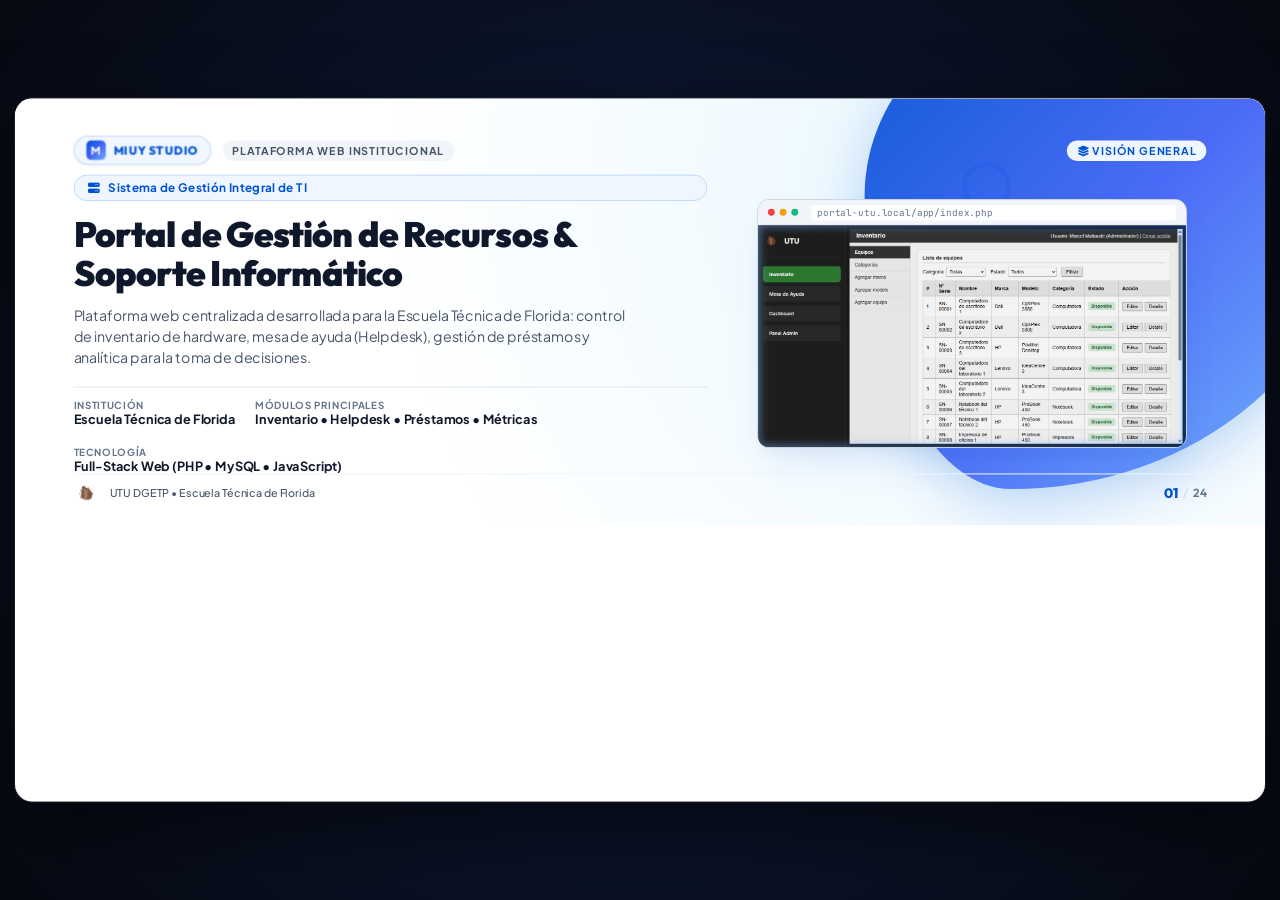
<file: index.html>
<!DOCTYPE html>
<html lang="es">
<head>
  <meta charset="UTF-8">
  <meta name="viewport" content="width=device-width, initial-scale=1.0">
  <title>Portal de Gestión de Recursos & Soporte de TI - MIUY Studio</title>
  
  <!-- FontAwesome 6 & Estilos -->
  <link rel="stylesheet" href="https://cdnjs.cloudflare.com/ajax/libs/font-awesome/6.5.1/css/all.min.css">
  <link rel="stylesheet" href="styles.css">
</head>
<body class="master-deck-page">

  <!-- =========================================================================
       MAIN PRESENTATION CONTAINER (16:9 1280x720 Scaled Viewport)
       ========================================================================= -->
  <div id="presentation-container">
    
    <!-- IFRAME FRAME CONTAINER -->
    <div id="slide-frame-container">
      <iframe 
        id="slide-frame" 
        src="persona1.html" 
        title="Presentación de Diapositivas"
        allow="fullscreen"
        loading="eager">
      </iframe>
    </div>

  </div> <!-- /#presentation-container -->

  <!-- =========================================================================
       ALL 24 SLIDES OVERVIEW GRID MODAL
       ========================================================================= -->
  <div id="overview-modal">
    <div class="overview-header">
      <div>
        <h2 style="font-family:var(--font-display); font-size:22px; font-weight:800;">Índice de Diapositivas (24)</h2>
        <p style="font-size:12px; color:#94a3b8;">Haz clic en cualquier diapositiva para navegar a ella directamente.</p>
      </div>
      <button id="close-overview-btn" style="background:none; border:none; color:#fff; font-size:22px; cursor:pointer;" title="Cerrar (Esc)">
        <i class="fa-solid fa-xmark"></i>
      </button>
    </div>
    <div class="overview-grid" id="overview-grid">
      <!-- Generado dinámicamente por script.js -->
    </div>
  </div>

  <!-- =========================================================================
       ARCHIVOS POR PERSONA (Para que cada uno edite su parte)
       ========================================================================= -->
  <div id="files-modal" class="hud-files-menu-modal">
    <div class="hud-files-card">
      <div style="display:flex; justify-content:space-between; align-items:center; border-bottom:1px solid rgba(255,255,255,0.1); padding-bottom:14px;">
        <div>
          <h2 style="font-family:var(--font-display); font-size:20px; font-weight:800; color:#ffffff;">
            <i class="fa-solid fa-folder-tree" style="color:var(--cyan-accent); margin-right:8px;"></i>
            Archivos de Presentación por Integrante
          </h2>
          <p style="font-size:12px; color:#94a3b8; margin-top:2px;">
            Cada integrante puede abrir y editar su archivo HTML de forma totalmente independiente.
          </p>
        </div>
        <button id="close-files-btn" style="background:none; border:none; color:#fff; font-size:22px; cursor:pointer;" title="Cerrar (Esc)">
          <i class="fa-solid fa-xmark"></i>
        </button>
      </div>

      <div class="hud-files-grid">
        <a href="persona1.html" target="_blank" class="hud-file-item">
          <div>
            <div class="hud-file-name"><i class="fa-solid fa-file-code" style="color:#38bdf8;"></i> persona1.html</div>
            <div class="hud-file-meta">Persona 1 • Slides 01 - 06 (Visión General & Web)</div>
          </div>
          <span class="hud-file-action"><i class="fa-solid fa-arrow-up-right-from-square"></i> Abrir</span>
        </a>

        <a href="marcel.html" target="_blank" class="hud-file-item">
          <div>
            <div class="hud-file-name"><i class="fa-solid fa-file-code" style="color:#60a5fa;"></i> marcel.html</div>
            <div class="hud-file-meta">Marcel • Slides 07 - 09 (Seguridad & Roles)</div>
          </div>
          <span class="hud-file-action"><i class="fa-solid fa-arrow-up-right-from-square"></i> Abrir</span>
        </a>

        <a href="persona3.html" target="_blank" class="hud-file-item">
          <div>
            <div class="hud-file-name"><i class="fa-solid fa-file-code" style="color:#a78bfa;"></i> persona3.html</div>
            <div class="hud-file-meta">Persona 3 • Slides 10 - 13 (Inventario & Hardware)</div>
          </div>
          <span class="hud-file-action"><i class="fa-solid fa-arrow-up-right-from-square"></i> Abrir</span>
        </a>

        <a href="alan.html" target="_blank" class="hud-file-item">
          <div>
            <div class="hud-file-name"><i class="fa-solid fa-file-code" style="color:#34d399;"></i> alan.html</div>
            <div class="hud-file-meta">Alan • Slides 14 - 16 (Mesa de Ayuda & Tickets)</div>
          </div>
          <span class="hud-file-action"><i class="fa-solid fa-arrow-up-right-from-square"></i> Abrir</span>
        </a>

        <a href="emiliano.html" target="_blank" class="hud-file-item">
          <div>
            <div class="hud-file-name"><i class="fa-solid fa-file-code" style="color:#fbbf24;"></i> emiliano.html</div>
            <div class="hud-file-meta">Emiliano • Slides 17 - 19 (Asignaciones & Métricas)</div>
          </div>
          <span class="hud-file-action"><i class="fa-solid fa-arrow-up-right-from-square"></i> Abrir</span>
        </a>

        <a href="samuel.html" target="_blank" class="hud-file-item">
          <div>
            <div class="hud-file-name"><i class="fa-solid fa-file-code" style="color:#f87171;"></i> samuel.html</div>
            <div class="hud-file-meta">Samuel • Slides 20 - 24 (MER, Stack & Cierre)</div>
          </div>
          <span class="hud-file-action"><i class="fa-solid fa-arrow-up-right-from-square"></i> Abrir</span>
        </a>
      </div>

      <div style="margin-top:16px; background:rgba(255,255,255,0.04); border-radius:10px; padding:10px 14px; font-size:11.5px; color:#94a3b8; display:flex; justify-content:space-between; align-items:center;">
        <span><i class="fa-solid fa-circle-check" style="color:#10b981; margin-right:6px;"></i> Los cambios que guardes en tu archivo individual se actualizan automáticamente en el visor principal.</span>
      </div>
    </div>
  </div>

  <script src="script.js"></script>
</body>
</html>
</file>
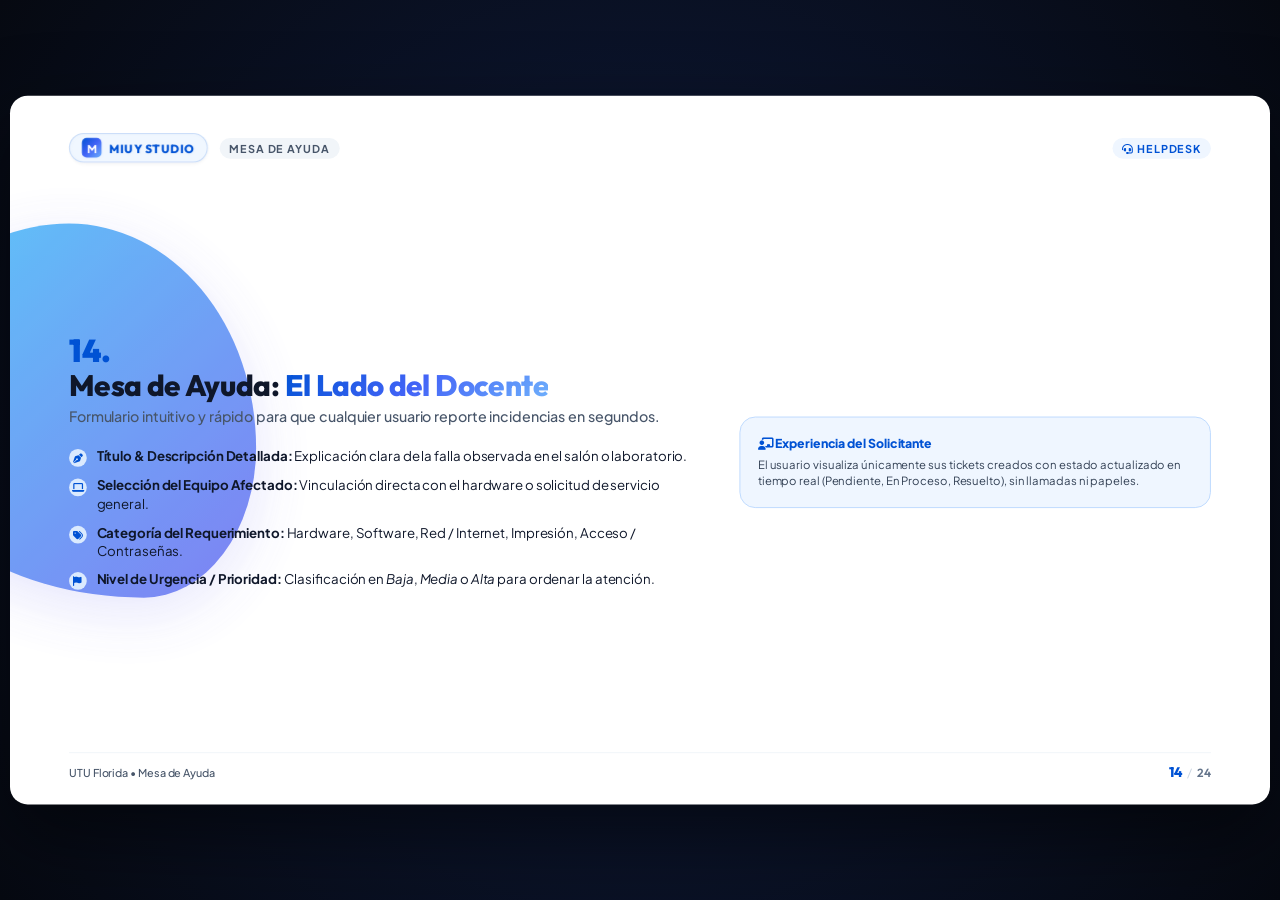
<file: alan.html>
<!DOCTYPE html>
<html lang="es">
<head>
  <meta charset="UTF-8">
  <meta name="viewport" content="width=device-width, initial-scale=1.0">
  <title>Alan - Mesa de Ayuda | MIUY Studio • Portal UTU</title>
  
  <!-- FontAwesome 6 & Estilos -->
  <link rel="stylesheet" href="https://cdnjs.cloudflare.com/ajax/libs/font-awesome/6.5.1/css/all.min.css">
  <link rel="stylesheet" href="styles.css">
</head>
<body class="speaker-page">

<div id="presentation-container">
  
  <!-- MAIN SLIDE VIEWPORT (16:9 1280x720) -->
  <div id="slide-viewport">

    <!-- SLIDE 14: MESA DE AYUDA: LADO DEL USUARIO -->
    <section class="slide active" data-slide="14">
      <div class="slide-bg-decor">
        <div class="blob-left-accent"></div>
      </div>

      <div class="slide-header">
        <div class="header-left">
          <div class="project-brand-pill"><div class="brand-icon">M</div><span class="brand-text">MIUY STUDIO</span></div>
          <span class="section-tag">Mesa de Ayuda</span>
        </div>
        <div class="section-tag" style="background:#eff6ff; color:var(--primary); font-weight:700;">
          <i class="fa-solid fa-headset"></i> Helpdesk
        </div>
      </div>

      <div class="slide-body">
        <div class="col-left">
          <div class="slide-title-area">
            <div class="slide-number-label">14.</div>
            <h2 class="slide-title">Mesa de Ayuda: <span class="highlight">El Lado del Docente</span></h2>
            <p class="slide-subtitle">Formulario intuitivo y rápido para que cualquier usuario reporte incidencias en segundos.</p>
          </div>

          <ul class="custom-list">
            <li>
              <span class="list-icon"><i class="fa-solid fa-pen-nib"></i></span>
              <div><strong>Título & Descripción Detallada:</strong> Explicación clara de la falla observada en el salón o laboratorio.</div>
            </li>
            <li>
              <span class="list-icon"><i class="fa-solid fa-laptop"></i></span>
              <div><strong>Selección del Equipo Afectado:</strong> Vinculación directa con el hardware o solicitud de servicio general.</div>
            </li>
            <li>
              <span class="list-icon"><i class="fa-solid fa-tags"></i></span>
              <div><strong>Categoría del Requerimiento:</strong> Hardware, Software, Red / Internet, Impresión, Acceso / Contraseñas.</div>
            </li>
            <li>
              <span class="list-icon"><i class="fa-solid fa-flag"></i></span>
              <div><strong>Nivel de Urgencia / Prioridad:</strong> Clasificación en <em>Baja</em>, <em>Media</em> o <em>Alta</em> para ordenar la atención.</div>
            </li>
          </ul>
        </div>

        <div class="col-right">
          <div style="background:#eff6ff; border:1px solid #bfdbfe; border-radius:16px; padding:18px; width:100%;">
            <div style="font-size:12.5px; font-weight:800; color:var(--primary); margin-bottom:6px;"><i class="fa-solid fa-chalkboard-user"></i> Experiencia del Solicitante</div>
            <p style="font-size:11.5px; color:#334155; line-height:1.45;">
              El usuario visualiza únicamente sus tickets creados con estado actualizado en tiempo real (Pendiente, En Proceso, Resuelto), sin llamadas ni papeles.
            </p>
          </div>
        </div>
      </div>

      <div class="slide-footer">
        <div class="footer-school-info"><span class="footer-school-text">UTU Florida • Mesa de Ayuda</span></div>
        <div class="footer-pagination"><span class="page-cur">14</span><span class="page-sep">/</span><span class="page-total">24</span></div>
      </div>
    </section>

    <!-- SLIDE 15: BANDEJA TÉCNICA -->
    <section class="slide" data-slide="15">
      <div class="slide-bg-decor">
        <div class="blob-bottom-right"></div>
      </div>

      <div class="slide-header">
        <div class="header-left">
          <div class="project-brand-pill"><div class="brand-icon">M</div><span class="brand-text">MIUY STUDIO</span></div>
          <span class="section-tag">Gestión de Soporte</span>
        </div>
        <div class="section-tag" style="background:#eff6ff; color:var(--primary); font-weight:700;">
          <i class="fa-solid fa-screwdriver-wrench"></i> Bandeja Técnica
        </div>
      </div>

      <div class="slide-body">
        <div class="col-left">
          <div class="slide-title-area">
            <div class="slide-number-label">15.</div>
            <h2 class="slide-title">Bandeja Técnica & <span class="highlight">Gestión de Incidencias</span></h2>
            <p class="slide-subtitle">Herramientas especializadas para el trabajo diario de los técnicos de soporte informático.</p>
          </div>

          <div class="cards-grid-2">
            <div class="feature-card">
              <div class="feature-icon-box"><i class="fa-solid fa-user-check"></i></div>
              <div class="feature-title">Mis Tickets</div>
              <div class="feature-desc">Incidencias asignadas directamente al técnico autenticado para su diagnóstico.</div>
            </div>
            <div class="feature-card">
              <div class="feature-icon-box"><i class="fa-solid fa-list-check"></i></div>
              <div class="feature-title">Todos los Tickets</div>
              <div class="feature-desc">Visión global de requerimientos para auto-asignación coordinada del equipo técnico.</div>
            </div>
            <div class="feature-card">
              <div class="feature-icon-box"><i class="fa-solid fa-wrench"></i></div>
              <div class="feature-title">Equipos con Atención</div>
              <div class="feature-desc">Seguimiento de hardware que actualmente se encuentra en taller o mantenimiento.</div>
            </div>
            <div class="feature-card">
              <div class="feature-icon-box"><i class="fa-solid fa-filter"></i></div>
              <div class="feature-title">Filtros por Estado</div>
              <div class="feature-desc">Clasificación inmediata por Estado (Pendiente, En Proceso, Resuelto) y Prioridad.</div>
            </div>
          </div>
        </div>

        <div class="col-right">
          <div class="device-frame-laptop">
            <div class="laptop-browser-bar">
              <div class="browser-dot red"></div><div class="browser-dot yellow"></div><div class="browser-dot green"></div>
              <div class="browser-url-pill">modulos/mesa_ayuda/mesa_ayuda.php</div>
            </div>
            <div class="mockup-img-container">
              <img src="assets/app_mesa_ayuda.png" alt="Bandeja Técnica de Mesa de Ayuda" class="real-screenshot-img">
            </div>
          </div>
        </div>
      </div>

      <div class="slide-footer">
        <div class="footer-school-info"><span class="footer-school-text">UTU Florida • Mesa de Ayuda</span></div>
        <div class="footer-pagination"><span class="page-cur">15</span><span class="page-sep">/</span><span class="page-total">24</span></div>
      </div>
    </section>

    <!-- SLIDE 16: FLUJO DE RESOLUCIÓN EN VIVO -->
    <section class="slide" data-slide="16">
      <div class="slide-bg-decor">
        <div class="blob-corner-right"></div>
      </div>

      <div class="slide-header">
        <div class="header-left">
          <div class="project-brand-pill"><div class="brand-icon">M</div><span class="brand-text">MIUY STUDIO</span></div>
          <span class="section-tag">Demostración en Vivo</span>
        </div>
        <div class="section-tag" style="background:#eff6ff; color:var(--primary); font-weight:700;">
          <i class="fa-solid fa-arrows-split-up-and-left"></i> Ciclo del Ticket
        </div>
      </div>

      <div class="slide-body" style="flex-direction:column; align-items:flex-start;">
        <div class="slide-title-area" style="display:flex; justify-content:space-between; align-items:flex-end; width:100%;">
          <div>
            <div class="slide-number-label">16.</div>
            <h2 class="slide-title">Flujo de Resolución: <span class="highlight">Ciclo del Ticket</span></h2>
            <p class="slide-subtitle">Transición formal del incidente: Pendiente → En Proceso → Resuelto con registro de solución.</p>
          </div>
          <button class="hud-btn" onclick="nextWorkflowStep()" style="background:var(--primary); color:#fff; font-size:11.5px; font-weight:700; padding:5px 12px; border-radius:6px;">
            <i class="fa-solid fa-play"></i> Avanzar Etapa del Ticket
          </button>
        </div>

        <div class="workflow-step-container">
          <div class="workflow-step-item active-step">
            <div class="step-num-bubble">1</div>
            <div style="font-weight:800; font-size:12.5px; color:#b91c1c; font-family:var(--font-display);">PENDIENTE</div>
            <div style="font-size:10.5px; color:#64748b; margin-top:2px;">Apertura por solicitante; técnico nullable.</div>
          </div>
          <div class="workflow-step-item">
            <div class="step-num-bubble">2</div>
            <div style="font-weight:800; font-size:12.5px; color:#0284c7; font-family:var(--font-display);">EN PROCESO</div>
            <div style="font-size:10.5px; color:#64748b; margin-top:2px;">Técnico asignado y diagnóstico en curso.</div>
          </div>
          <div class="workflow-step-item">
            <div class="step-num-bubble">3</div>
            <div style="font-weight:800; font-size:12.5px; color:#166534; font-family:var(--font-display);">RESUELTO</div>
            <div style="font-size:10.5px; color:#64748b; margin-top:2px;">Solución técnica aplicada y cierre.</div>
          </div>
        </div>

        <div id="ticket-sim-preview" style="width:100%; margin-top:12px;">
          <div style="background:#fef2f2; border:1px solid #fecaca; border-radius:10px; padding:12px;">
            <div style="display:flex; justify-content:space-between; margin-bottom:4px;">
              <span style="font-weight:800; color:#b91c1c; font-size:11.5px;"><i class="fa-solid fa-circle-dot"></i> TICKET #104 - PENDIENTE</span>
              <span style="font-size:10.5px; color:#64748b;">Solicitante: Juan Pérez (C.I. 4.892.110)</span>
            </div>
            <p style="font-size:12.5px; font-weight:600; color:#1e293b;">"Impresora de Dirección no responde en red"</p>
            <p style="font-size:11px; color:#64748b; margin-top:3px;">Asignado a: <em>Sin técnico asignado</em> | Equipo: IMP-KYOCERA-09</p>
          </div>
        </div>
      </div>

      <div class="slide-footer">
        <div class="footer-school-info"><span class="footer-school-text">UTU Florida • Ciclo del Ticket</span></div>
        <div class="footer-pagination"><span class="page-cur">16</span><span class="page-sep">/</span><span class="page-total">24</span></div>
      </div>
    </section>

  </div>
</div>

<script src="deck-common.js"></script>
</body>
</html>
</file>
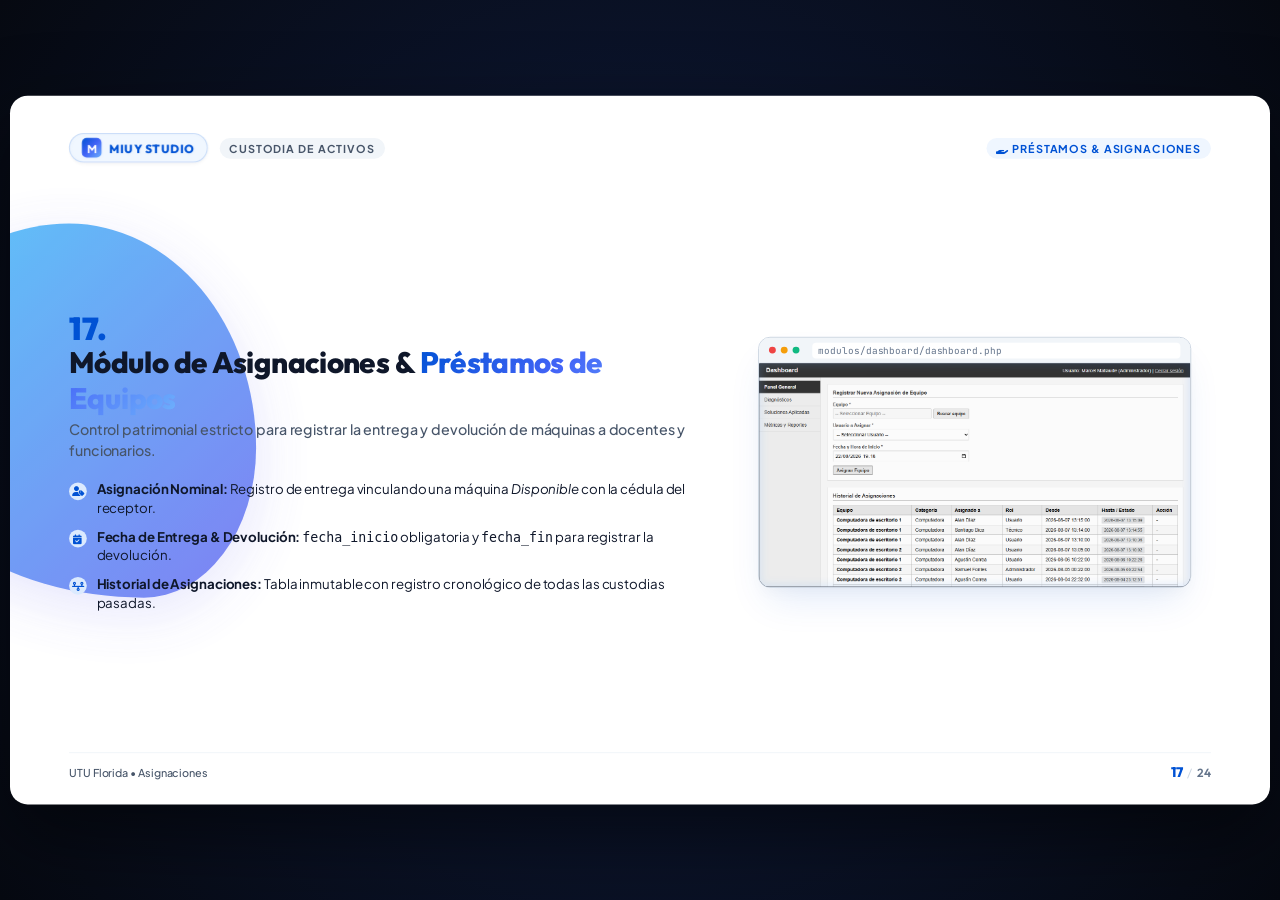
<file: emiliano.html>
<!DOCTYPE html>
<html lang="es">
<head>
  <meta charset="UTF-8">
  <meta name="viewport" content="width=device-width, initial-scale=1.0">
  <title>Emiliano - Asignaciones & Métricas | MIUY Studio • Portal UTU</title>
  
  <!-- FontAwesome 6 & Estilos -->
  <link rel="stylesheet" href="https://cdnjs.cloudflare.com/ajax/libs/font-awesome/6.5.1/css/all.min.css">
  <link rel="stylesheet" href="styles.css">
</head>
<body class="speaker-page">

<div id="presentation-container">
  
  <!-- MAIN SLIDE VIEWPORT (16:9 1280x720) -->
  <div id="slide-viewport">

    <!-- SLIDE 17: ASIGNACIONES Y PRÉSTAMOS -->
    <section class="slide active" data-slide="17">
      <div class="slide-bg-decor">
        <div class="blob-left-accent"></div>
      </div>

      <div class="slide-header">
        <div class="header-left">
          <div class="project-brand-pill"><div class="brand-icon">M</div><span class="brand-text">MIUY STUDIO</span></div>
          <span class="section-tag">Custodia de Activos</span>
        </div>
        <div class="section-tag" style="background:#eff6ff; color:var(--primary); font-weight:700;">
          <i class="fa-solid fa-hand-holding"></i> Préstamos & Asignaciones
        </div>
      </div>

      <div class="slide-body">
        <div class="col-left">
          <div class="slide-title-area">
            <div class="slide-number-label">17.</div>
            <h2 class="slide-title">Módulo de Asignaciones & <span class="highlight">Préstamos de Equipos</span></h2>
            <p class="slide-subtitle">Control patrimonial estricto para registrar la entrega y devolución de máquinas a docentes y funcionarios.</p>
          </div>

          <ul class="custom-list">
            <li>
              <span class="list-icon"><i class="fa-solid fa-user-tag"></i></span>
              <div><strong>Asignación Nominal:</strong> Registro de entrega vinculando una máquina <em>Disponible</em> con la cédula del receptor.</div>
            </li>
            <li>
              <span class="list-icon"><i class="fa-solid fa-calendar-check"></i></span>
              <div><strong>Fecha de Entrega & Devolución:</strong> <code>fecha_inicio</code> obligatoria y <code>fecha_fin</code> para registrar la devolución.</div>
            </li>
            <li>
              <span class="list-icon"><i class="fa-solid fa-timeline"></i></span>
              <div><strong>Historial de Asignaciones:</strong> Tabla inmutable con registro cronológico de todas las custodias pasadas.</div>
            </li>
          </ul>
        </div>

        <div class="col-right">
          <div class="device-frame-laptop">
            <div class="laptop-browser-bar">
              <div class="browser-dot red"></div><div class="browser-dot yellow"></div><div class="browser-dot green"></div>
              <div class="browser-url-pill">modulos/dashboard/dashboard.php</div>
            </div>
            <div class="mockup-img-container">
              <img src="assets/app_dashboard.png" alt="Módulo de Asignaciones y Préstamos" class="real-screenshot-img">
            </div>
          </div>
        </div>
      </div>

      <div class="slide-footer">
        <div class="footer-school-info"><span class="footer-school-text">UTU Florida • Asignaciones</span></div>
        <div class="footer-pagination"><span class="page-cur">17</span><span class="page-sep">/</span><span class="page-total">24</span></div>
      </div>
    </section>

    <!-- SLIDE 18: DASHBOARD DE MÉTRICAS -->
    <section class="slide" data-slide="18">
      <div class="slide-bg-decor">
        <div class="blob-corner-right"></div>
      </div>

      <div class="slide-header">
        <div class="header-left">
          <div class="project-brand-pill"><div class="brand-icon">M</div><span class="brand-text">MIUY STUDIO</span></div>
          <span class="section-tag">Inteligencia de Negocio</span>
        </div>
        <div class="section-tag" style="background:#eff6ff; color:var(--primary); font-weight:700;">
          <i class="fa-solid fa-chart-pie"></i> Dashboard Gerencial
        </div>
      </div>

      <div class="slide-body" style="flex-direction:column; align-items:flex-start;">
        <div class="slide-title-area">
          <div class="slide-number-label">18.</div>
          <h2 class="slide-title">Dashboard de Métricas & <span class="highlight">Analítica Gerencial</span></h2>
          <p class="slide-subtitle">Transformando datos operativos de tickets y activos en estadísticas clave para la dirección de UTU.</p>
        </div>

        <div class="cards-grid-4" style="width:100%;">
          <div class="feature-card" style="text-align:center; border-top:3.5px solid var(--primary);">
            <div style="font-size:24px; font-weight:800; color:var(--primary); font-family:var(--font-display);">Top 5</div>
            <div style="font-size:11.5px; font-weight:700; color:#1e40af; margin-top:2px;">Equipos con Más Fallas</div>
            <p style="font-size:10.5px; color:#64748b; margin-top:2px;">Ranking de incidencias acumuladas</p>
          </div>
          <div class="feature-card" style="text-align:center; border-top:3.5px solid #ef4444;">
            <div style="font-size:24px; font-weight:800; color:#ef4444; font-family:var(--font-display);">35 min</div>
            <div style="font-size:11.5px; font-weight:700; color:#b91c1c; margin-top:2px;">Casos Críticos</div>
            <p style="font-size:10.5px; color:#64748b; margin-top:2px;">Tiempo promedio de respuesta</p>
          </div>
          <div class="feature-card" style="text-align:center; border-top:3.5px solid #10b981;">
            <div style="font-size:24px; font-weight:800; color:#10b981; font-family:var(--font-display);">1h 45m</div>
            <div style="font-size:11.5px; font-weight:700; color:#15803d; margin-top:2px;">Casos Generales</div>
            <p style="font-size:10.5px; color:#64748b; margin-top:2px;">Resolución promedio en SLA</p>
          </div>
          <div class="feature-card" style="text-align:center; border-top:3.5px solid #6366f1;">
            <div style="font-size:24px; font-weight:800; color:#6366f1; font-family:var(--font-display);">100%</div>
            <div style="font-size:11.5px; font-weight:700; color:#4338ca; margin-top:2px;">Trazabilidad de Préstamos</div>
            <p style="font-size:10.5px; color:#64748b; margin-top:2px;">Cero extravíos de hardware</p>
          </div>
        </div>

        <div style="background:#ffffff; border:1px solid #cbd5e1; border-radius:12px; padding:10px 16px; width:100%; margin-top:10px; display:flex; justify-content:space-between; align-items:center;">
          <div style="display:flex; align-items:center; gap:8px;">
            <i class="fa-solid fa-chart-pie" style="font-size:18px; color:var(--primary);"></i>
            <span style="font-size:12px; font-weight:700; color:#1e293b;">Monitoreo en Tiempo Real: Información veraz generada directamente desde la base relacional.</span>
          </div>
          <span style="font-size:10.5px; font-weight:800; color:#15803d; background:#dcfce7; padding:2px 8px; border-radius:var(--radius-full);"><i class="fa-solid fa-check"></i> Activo</span>
        </div>
      </div>

      <div class="slide-footer">
        <div class="footer-school-info"><span class="footer-school-text">UTU Florida • Métricas</span></div>
        <div class="footer-pagination"><span class="page-cur">18</span><span class="page-sep">/</span><span class="page-total">24</span></div>
      </div>
    </section>

    <!-- SLIDE 19: TOMA DE DECISIONES -->
    <section class="slide" data-slide="19">
      <div class="slide-bg-decor">
        <div class="blob-left-accent"></div>
      </div>

      <div class="slide-header">
        <div class="header-left">
          <div class="project-brand-pill"><div class="brand-icon">M</div><span class="brand-text">MIUY STUDIO</span></div>
          <span class="section-tag">Gestión Estratégica</span>
        </div>
        <div class="section-tag" style="background:#eff6ff; color:var(--primary); font-weight:700;">
          <i class="fa-solid fa-lightbulb"></i> Toma de Decisiones
        </div>
      </div>

      <div class="slide-body">
        <div class="col-left">
          <div class="slide-title-area">
            <div class="slide-number-label">19.</div>
            <h2 class="slide-title">Toma de Decisiones: <span class="highlight">¿Qué Hardware Renovar?</span></h2>
            <p class="slide-subtitle">Uso estratégico de la analítica para optimizar presupuestos y priorizar recambios.</p>
          </div>

          <div class="cards-grid-2">
            <div class="feature-card">
              <div class="feature-icon-box"><i class="fa-solid fa-money-bill-transfer"></i></div>
              <div class="feature-title">Presupuestos Fundamentados</div>
              <div class="feature-desc">Solicitud de compras respaldada por estadísticas reales de equipos con fallas reiteradas.</div>
            </div>
            <div class="feature-card">
              <div class="feature-icon-box"><i class="fa-solid fa-shield-halved"></i></div>
              <div class="feature-title">Garantías ante Proveedores</div>
              <div class="feature-desc">Historial cronológico de fallas para exigir reparaciones o recambios a fabricantes.</div>
            </div>
            <div class="feature-card">
              <div class="feature-icon-box"><i class="fa-solid fa-bolt"></i></div>
              <div class="feature-title">Mantenimiento Preventivo</div>
              <div class="feature-desc">Detección de salas que requieren revisión general antes de que ocurran interrupciones de clase.</div>
            </div>
            <div class="feature-card">
              <div class="feature-icon-box"><i class="fa-solid fa-file-contract"></i></div>
              <div class="feature-title">Informes para Inspección</div>
              <div class="feature-desc">Generación de reportes de estado patrimonial listos para inspecciones institucionales.</div>
            </div>
          </div>
        </div>

        <div class="col-right">
          <div style="background:#0f172a; border-radius:14px; padding:16px; color:#fff; width:100%; box-shadow:var(--shadow-md);">
            <div style="font-size:11px; font-weight:800; color:#38bdf8; margin-bottom:6px; font-family:var(--font-mono);"><i class="fa-solid fa-database"></i> Query SQL de Ranking:</div>
            <div style="font-family:var(--font-mono); font-size:10px; color:#cbd5e1; line-height:1.45; background:#1e293b; padding:10px; border-radius:8px; border:1px solid #334155;">
              SELECT e.nombre, e.numero_serie,<br>
              COUNT(t.id_ticket) as total_fallas<br>
              FROM equipos e<br>
              JOIN tickets t ON e.id_equipo = t.id_equipo<br>
              GROUP BY e.id_equipo<br>
              ORDER BY total_fallas DESC LIMIT 5;
            </div>
          </div>
        </div>
      </div>

      <div class="slide-footer">
        <div class="footer-school-info"><span class="footer-school-text">UTU Florida • Decisiones</span></div>
        <div class="footer-pagination"><span class="page-cur">19</span><span class="page-sep">/</span><span class="page-total">24</span></div>
      </div>
    </section>

  </div>
</div>

<script src="deck-common.js"></script>
</body>
</html>
</file>
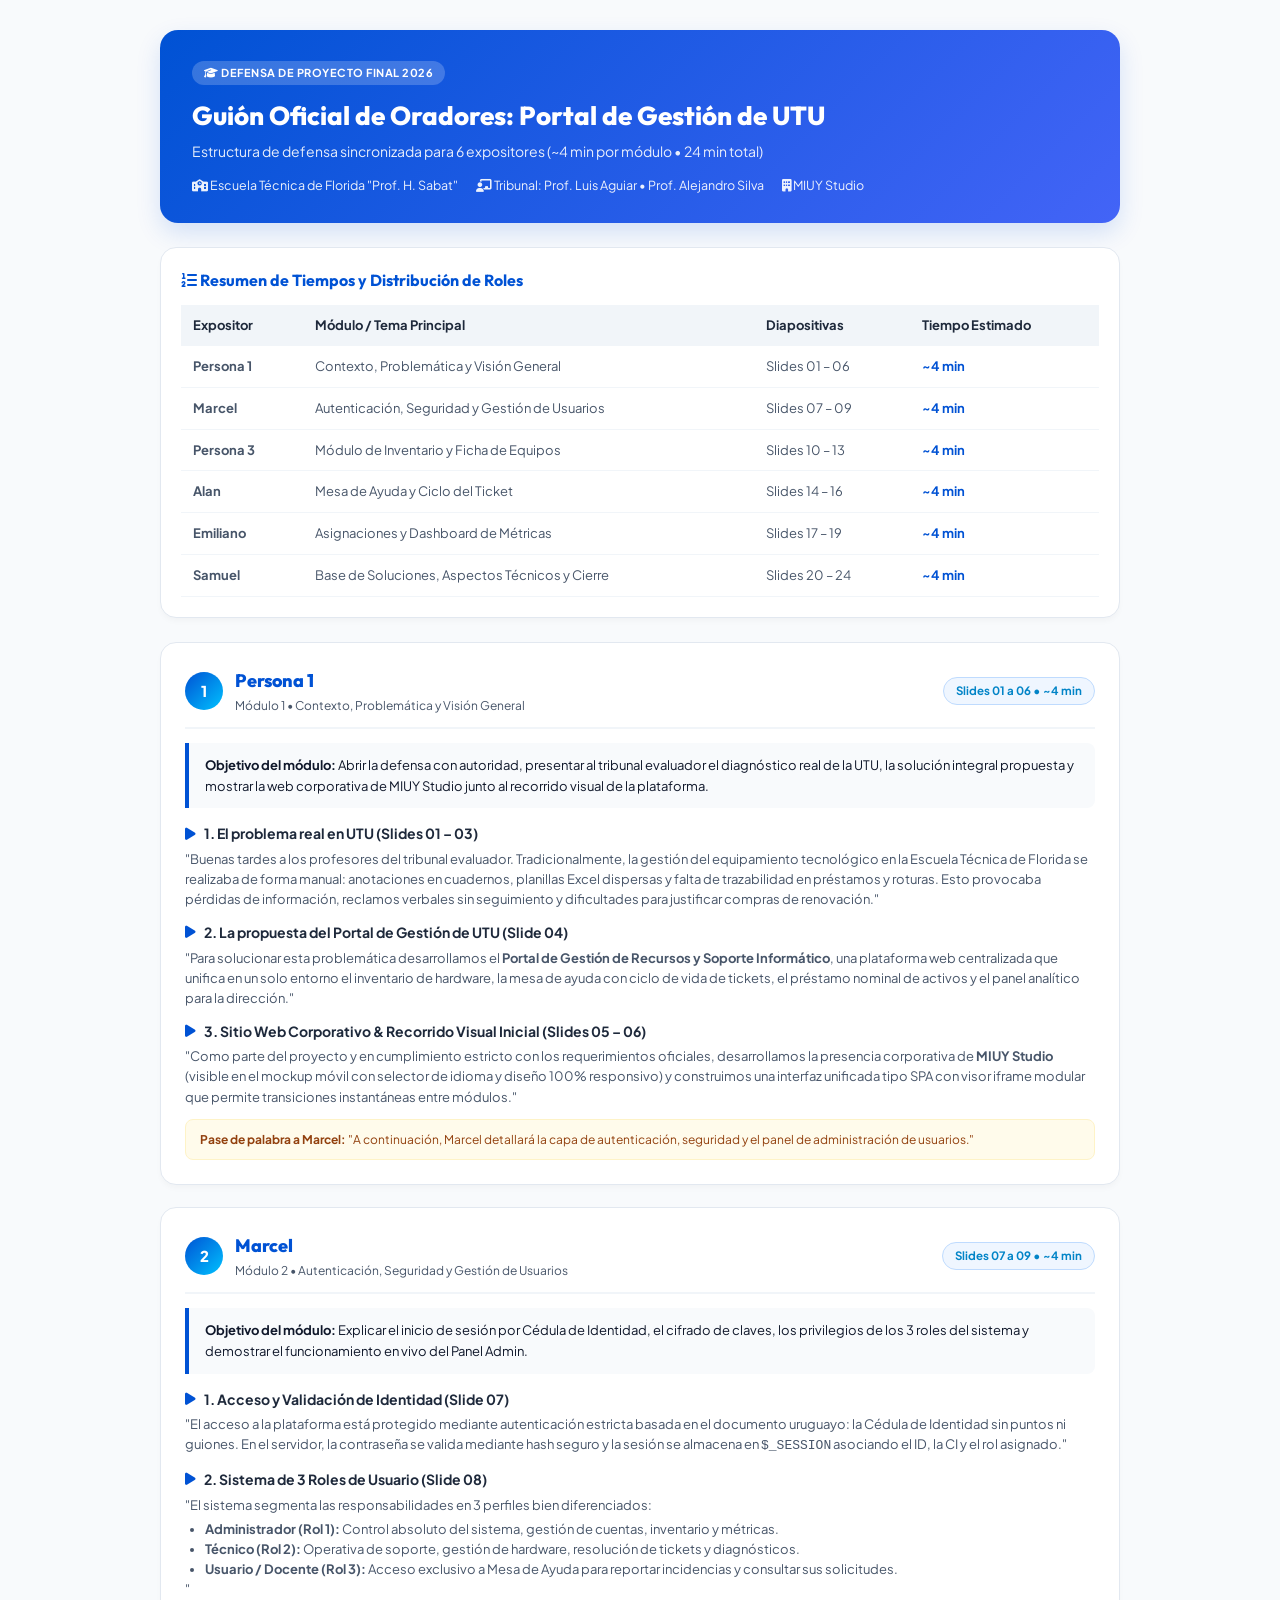
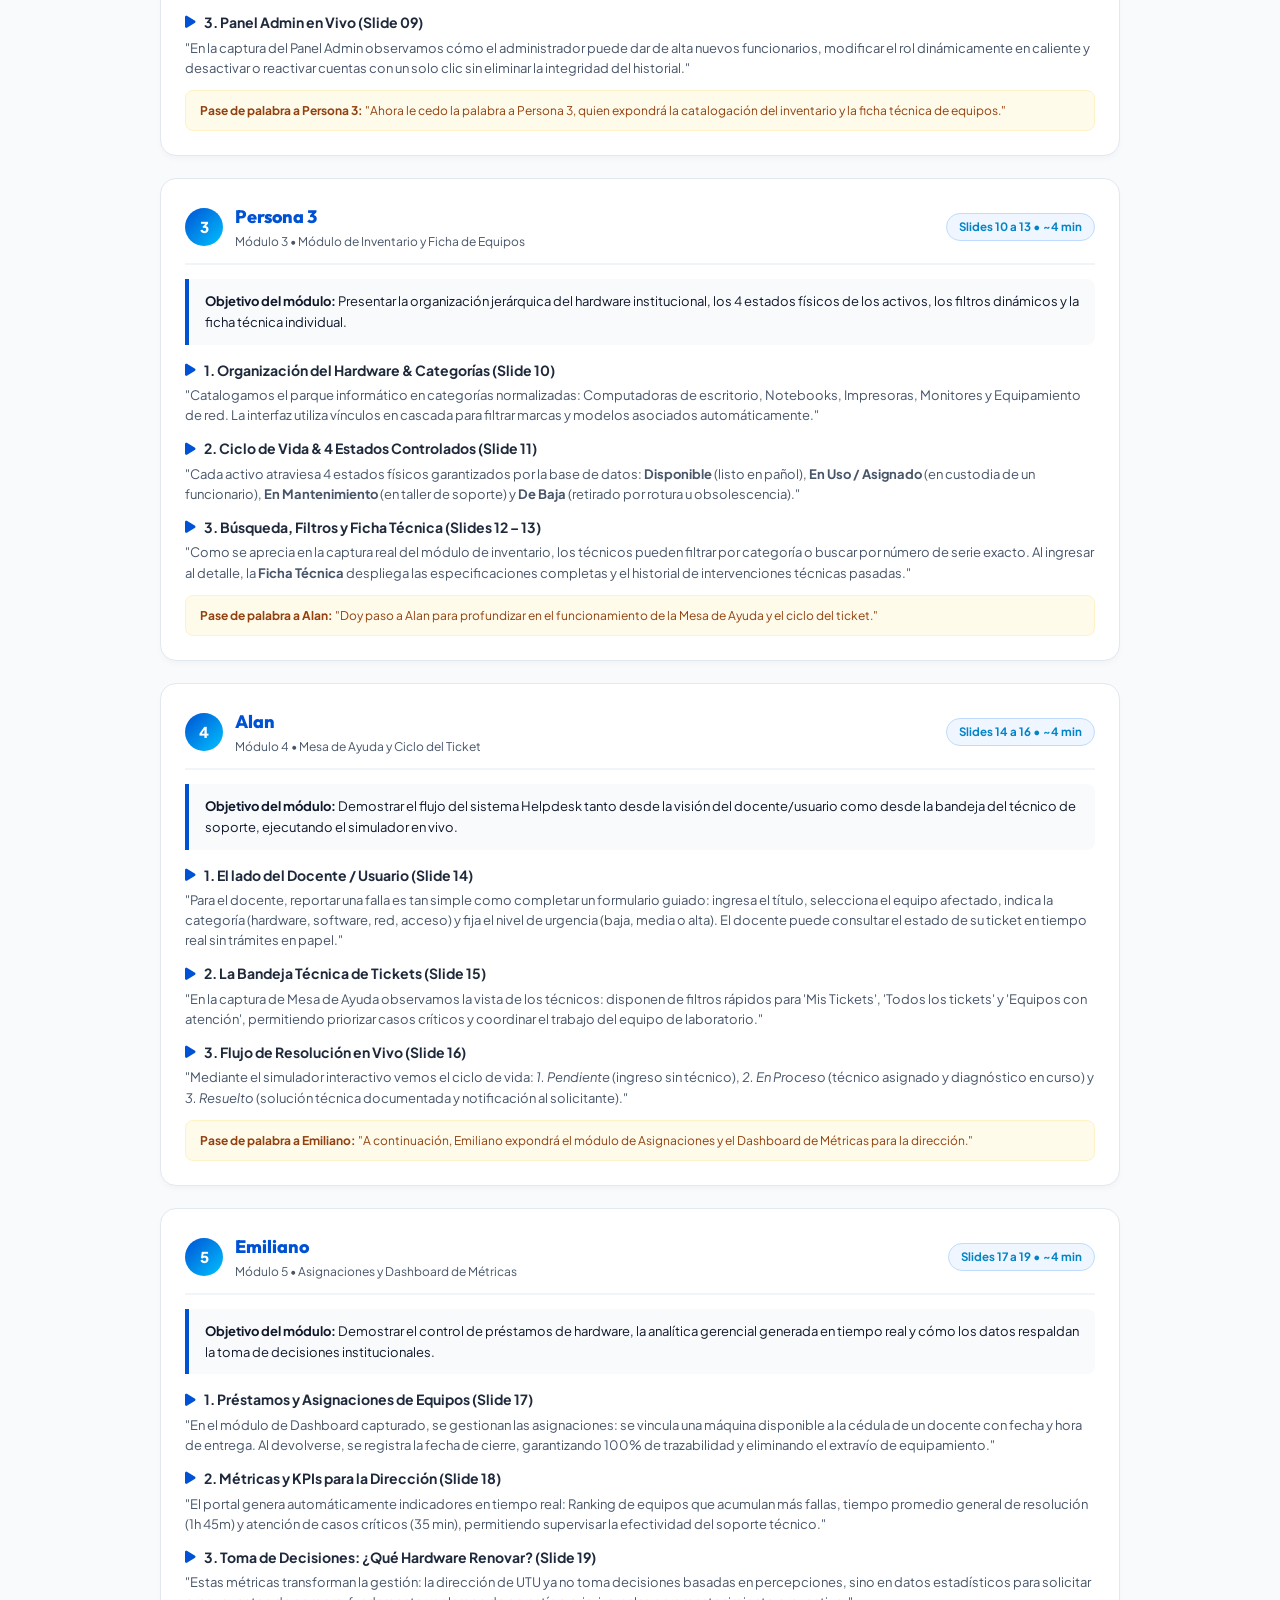
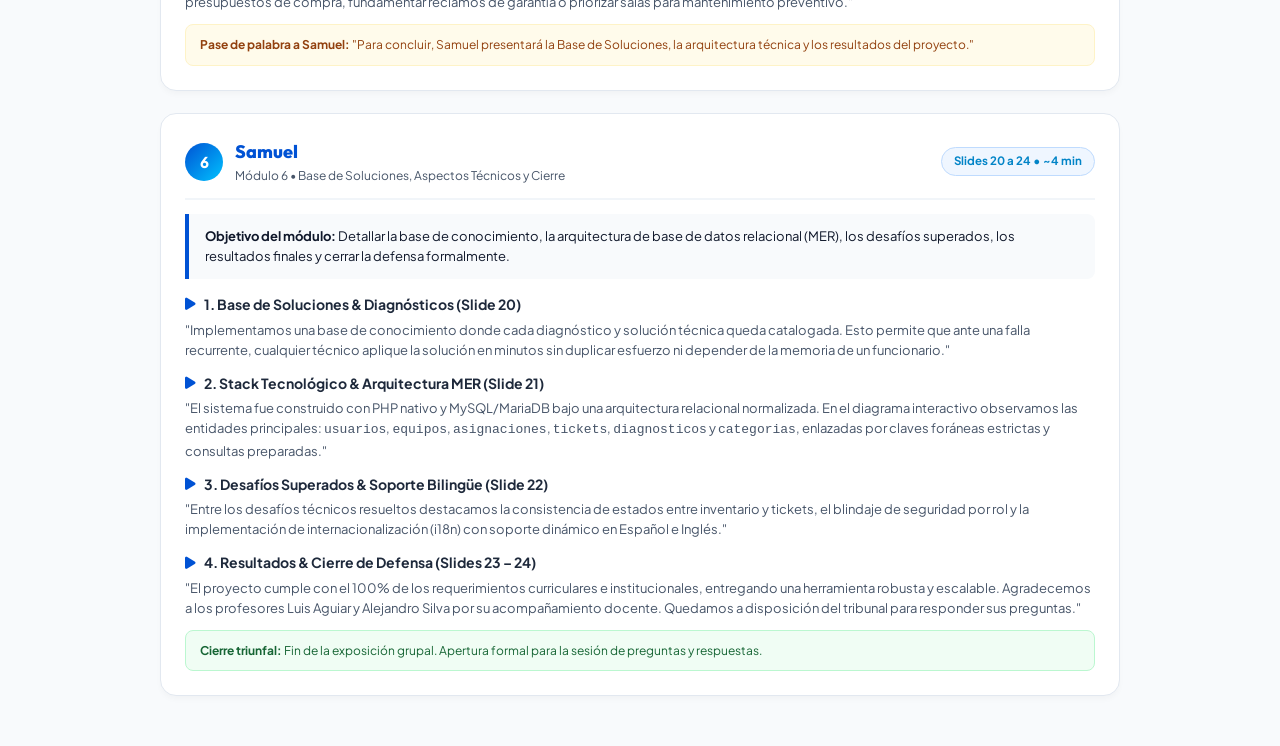
<file: guion_oradores.html>
<!DOCTYPE html>
<html lang="es">
<head>
  <meta charset="UTF-8">
  <meta name="viewport" content="width=device-width, initial-scale=1.0">
  <title>Guión Oficial de Oradores - Portal de Gestión de UTU | MIUY Studio</title>
  <link rel="stylesheet" href="https://cdnjs.cloudflare.com/ajax/libs/font-awesome/6.5.1/css/all.min.css">
  <link href="https://fonts.googleapis.com/css2?family=Plus+Jakarta+Sans:wght@400;500;600;700;800&family=Outfit:wght@600;700;800;900&family=JetBrains+Mono:wght@500;700&display=swap" rel="stylesheet">
  <style>
    :root {
      --primary: #0052D4;
      --cyan: #0284c7;
      --bg: #f8fafc;
      --card-bg: #ffffff;
      --text: #0f172a;
      --text-muted: #475569;
      --border: #e2e8f0;
    }
    * { margin:0; padding:0; box-sizing:border-box; }
    body {
      font-family: 'Plus Jakarta Sans', sans-serif;
      background: var(--bg);
      color: var(--text);
      padding: 30px 20px;
      line-height: 1.6;
    }
    .container {
      max-width: 960px;
      margin: 0 auto;
    }
    .header-box {
      background: linear-gradient(135deg, #0052D4, #4364F7);
      color: #fff;
      padding: 28px 32px;
      border-radius: 18px;
      margin-bottom: 24px;
      box-shadow: 0 10px 25px rgba(0, 82, 212, 0.15);
    }
    .header-badge {
      display: inline-block;
      background: rgba(255, 255, 255, 0.2);
      padding: 3px 12px;
      border-radius: 99px;
      font-size: 11px;
      font-weight: 700;
      margin-bottom: 10px;
      letter-spacing: 0.5px;
    }
    h1 { font-family: 'Outfit', sans-serif; font-size: 26px; font-weight: 800; margin-bottom: 4px; }
    .header-meta {
      display: flex;
      flex-wrap: wrap;
      gap: 18px;
      margin-top: 12px;
      font-size: 12.5px;
      opacity: 0.92;
    }
    .summary-table-box {
      background: #ffffff;
      border: 1px solid var(--border);
      border-radius: 16px;
      padding: 20px;
      margin-bottom: 24px;
      box-shadow: 0 4px 6px -1px rgba(0,0,0,0.03);
    }
    .summary-table {
      width: 100%;
      border-collapse: collapse;
      font-size: 13px;
    }
    .summary-table th {
      background: #f1f5f9;
      color: #1e293b;
      padding: 10px 12px;
      text-align: left;
      font-weight: 700;
    }
    .summary-table td {
      padding: 10px 12px;
      border-bottom: 1px solid #f1f5f9;
      color: #475569;
    }
    .speaker-section {
      background: var(--card-bg);
      border: 1px solid var(--border);
      border-radius: 16px;
      padding: 24px;
      margin-bottom: 22px;
      box-shadow: 0 4px 6px -1px rgba(0,0,0,0.03);
    }
    .speaker-title-row {
      display: flex;
      justify-content: space-between;
      align-items: center;
      border-bottom: 2px solid #f1f5f9;
      padding-bottom: 12px;
      margin-bottom: 14px;
    }
    .speaker-heading {
      display: flex;
      align-items: center;
      gap: 12px;
    }
    .speaker-avatar {
      width: 38px;
      height: 38px;
      border-radius: 50%;
      background: linear-gradient(135deg, #0052D4, #00C2FF);
      color: #fff;
      display: flex;
      align-items: center;
      justify-content: center;
      font-weight: 800;
      font-size: 15px;
    }
    .speaker-name { font-family: 'Outfit', sans-serif; font-size: 18px; font-weight: 800; color: var(--primary); }
    .speaker-badge-tag {
      font-size: 11.5px;
      font-weight: 700;
      color: #0284c7;
      background: #eff6ff;
      padding: 4px 12px;
      border-radius: 99px;
      border: 1px solid #bfdbfe;
    }
    .cue-card {
      background: #f8fafc;
      border-left: 4px solid var(--primary);
      padding: 12px 16px;
      border-radius: 0 8px 8px 0;
      margin-bottom: 14px;
      font-size: 13px;
    }
    .speech-point {
      margin-bottom: 12px;
    }
    .speech-point-title {
      font-weight: 700;
      color: #1e293b;
      font-size: 14px;
      display: flex;
      align-items: center;
      gap: 8px;
      margin-bottom: 4px;
    }
    .speech-point-desc {
      font-size: 13px;
      color: #475569;
      line-height: 1.55;
    }
    .tip-box {
      background: #fffbeb;
      border: 1px solid #fef3c7;
      border-radius: 8px;
      padding: 10px 14px;
      font-size: 12px;
      color: #92400e;
      margin-top: 10px;
    }
    @media (max-width: 650px) {
      body { padding: 12px 8px; }
      .header-box { padding: 18px 16px; }
      h1 { font-size: 20px; }
      .speaker-title-row { flex-direction: column; align-items: flex-start; gap: 8px; }
    }
  </style>
</head>
<body>

<div class="container">

  <!-- HEADER -->
  <div class="header-box">
    <span class="header-badge"><i class="fa-solid fa-graduation-cap"></i> DEFENSA DE PROYECTO FINAL 2026</span>
    <h1>Guión Oficial de Oradores: Portal de Gestión de UTU</h1>
    <p style="opacity: 0.9; font-size: 14px;">Estructura de defensa sincronizada para 6 expositores (~4 min por módulo • 24 min total)</p>
    <div class="header-meta">
      <span><i class="fa-solid fa-school"></i> Escuela Técnica de Florida "Prof. H. Sabat"</span>
      <span><i class="fa-solid fa-chalkboard-user"></i> Tribunal: Prof. Luis Aguiar • Prof. Alejandro Silva</span>
      <span><i class="fa-solid fa-building"></i> MIUY Studio</span>
    </div>
  </div>

  <!-- SUMMARY TABLE -->
  <div class="summary-table-box">
    <h3 style="font-family: 'Outfit', sans-serif; font-size: 16px; margin-bottom: 12px; color: var(--primary);">
      <i class="fa-solid fa-list-ol"></i> Resumen de Tiempos y Distribución de Roles
    </h3>
    <table class="summary-table">
      <thead>
        <tr>
          <th>Expositor</th>
          <th>Módulo / Tema Principal</th>
          <th>Diapositivas</th>
          <th>Tiempo Estimado</th>
        </tr>
      </thead>
      <tbody>
        <tr>
          <td><strong>Persona 1</strong></td>
          <td>Contexto, Problemática y Visión General</td>
          <td>Slides 01 – 06</td>
          <td><span style="font-weight:700; color:var(--primary);">~4 min</span></td>
        </tr>
        <tr>
          <td><strong>Marcel</strong></td>
          <td>Autenticación, Seguridad y Gestión de Usuarios</td>
          <td>Slides 07 – 09</td>
          <td><span style="font-weight:700; color:var(--primary);">~4 min</span></td>
        </tr>
        <tr>
          <td><strong>Persona 3</strong></td>
          <td>Módulo de Inventario y Ficha de Equipos</td>
          <td>Slides 10 – 13</td>
          <td><span style="font-weight:700; color:var(--primary);">~4 min</span></td>
        </tr>
        <tr>
          <td><strong>Alan</strong></td>
          <td>Mesa de Ayuda y Ciclo del Ticket</td>
          <td>Slides 14 – 16</td>
          <td><span style="font-weight:700; color:var(--primary);">~4 min</span></td>
        </tr>
        <tr>
          <td><strong>Emiliano</strong></td>
          <td>Asignaciones y Dashboard de Métricas</td>
          <td>Slides 17 – 19</td>
          <td><span style="font-weight:700; color:var(--primary);">~4 min</span></td>
        </tr>
        <tr>
          <td><strong>Samuel</strong></td>
          <td>Base de Soluciones, Aspectos Técnicos y Cierre</td>
          <td>Slides 20 – 24</td>
          <td><span style="font-weight:700; color:var(--primary);">~4 min</span></td>
        </tr>
      </tbody>
    </table>
  </div>

  <!-- =========================================================================
       EXPOSITOR 1: PERSONA 1
       ========================================================================= -->
  <div class="speaker-section">
    <div class="speaker-title-row">
      <div class="speaker-heading">
        <div class="speaker-avatar">1</div>
        <div>
          <div class="speaker-name">Persona 1</div>
          <div style="font-size:12px; color:var(--text-muted);">Módulo 1 • Contexto, Problemática y Visión General</div>
        </div>
      </div>
      <span class="speaker-badge-tag">Slides 01 a 06 • ~4 min</span>
    </div>

    <div class="cue-card">
      <strong>Objetivo del módulo:</strong> Abrir la defensa con autoridad, presentar al tribunal evaluador el diagnóstico real de la UTU, la solución integral propuesta y mostrar la web corporativa de MIUY Studio junto al recorrido visual de la plataforma.
    </div>

    <div class="speech-point">
      <div class="speech-point-title"><i class="fa-solid fa-play" style="color:var(--primary);"></i> 1. El problema real en UTU (Slides 01 – 03)</div>
      <div class="speech-point-desc">
        "Buenas tardes a los profesores del tribunal evaluador. Tradicionalmente, la gestión del equipamiento tecnológico en la Escuela Técnica de Florida se realizaba de forma manual: anotaciones en cuadernos, planillas Excel dispersas y falta de trazabilidad en préstamos y roturas. Esto provocaba pérdidas de información, reclamos verbales sin seguimiento y dificultades para justificar compras de renovación."
      </div>
    </div>

    <div class="speech-point">
      <div class="speech-point-title"><i class="fa-solid fa-play" style="color:var(--primary);"></i> 2. La propuesta del Portal de Gestión de UTU (Slide 04)</div>
      <div class="speech-point-desc">
        "Para solucionar esta problemática desarrollamos el <strong>Portal de Gestión de Recursos y Soporte Informático</strong>, una plataforma web centralizada que unifica en un solo entorno el inventario de hardware, la mesa de ayuda con ciclo de vida de tickets, el préstamo nominal de activos y el panel analítico para la dirección."
      </div>
    </div>

    <div class="speech-point">
      <div class="speech-point-title"><i class="fa-solid fa-play" style="color:var(--primary);"></i> 3. Sitio Web Corporativo & Recorrido Visual Inicial (Slides 05 – 06)</div>
      <div class="speech-point-desc">
        "Como parte del proyecto y en cumplimiento estricto con los requerimientos oficiales, desarrollamos la presencia corporativa de <strong>MIUY Studio</strong> (visible en el mockup móvil con selector de idioma y diseño 100% responsivo) y construimos una interfaz unificada tipo SPA con visor iframe modular que permite transiciones instantáneas entre módulos."
      </div>
    </div>

    <div class="tip-box">
      <strong>Pase de palabra a Marcel:</strong> "A continuación, Marcel detallará la capa de autenticación, seguridad y el panel de administración de usuarios."
    </div>
  </div>

  <!-- =========================================================================
       EXPOSITOR 2: MARCEL
       ========================================================================= -->
  <div class="speaker-section">
    <div class="speaker-title-row">
      <div class="speaker-heading">
        <div class="speaker-avatar">2</div>
        <div>
          <div class="speaker-name">Marcel</div>
          <div style="font-size:12px; color:var(--text-muted);">Módulo 2 • Autenticación, Seguridad y Gestión de Usuarios</div>
        </div>
      </div>
      <span class="speaker-badge-tag">Slides 07 a 09 • ~4 min</span>
    </div>

    <div class="cue-card">
      <strong>Objetivo del módulo:</strong> Explicar el inicio de sesión por Cédula de Identidad, el cifrado de claves, los privilegios de los 3 roles del sistema y demostrar el funcionamiento en vivo del Panel Admin.
    </div>

    <div class="speech-point">
      <div class="speech-point-title"><i class="fa-solid fa-play" style="color:var(--primary);"></i> 1. Acceso y Validación de Identidad (Slide 07)</div>
      <div class="speech-point-desc">
        "El acceso a la plataforma está protegido mediante autenticación estricta basada en el documento uruguayo: la Cédula de Identidad sin puntos ni guiones. En el servidor, la contraseña se valida mediante hash seguro y la sesión se almacena en <code>$_SESSION</code> asociando el ID, la CI y el rol asignado."
      </div>
    </div>

    <div class="speech-point">
      <div class="speech-point-title"><i class="fa-solid fa-play" style="color:var(--primary);"></i> 2. Sistema de 3 Roles de Usuario (Slide 08)</div>
      <div class="speech-point-desc">
        "El sistema segmenta las responsabilidades en 3 perfiles bien diferenciados:
        <ul style="margin-left: 20px; margin-top: 4px;">
          <li><strong>Administrador (Rol 1):</strong> Control absoluto del sistema, gestión de cuentas, inventario y métricas.</li>
          <li><strong>Técnico (Rol 2):</strong> Operativa de soporte, gestión de hardware, resolución de tickets y diagnósticos.</li>
          <li><strong>Usuario / Docente (Rol 3):</strong> Acceso exclusivo a Mesa de Ayuda para reportar incidencias y consultar sus solicitudes.</li>
        </ul>"
      </div>
    </div>

    <div class="speech-point">
      <div class="speech-point-title"><i class="fa-solid fa-play" style="color:var(--primary);"></i> 3. Panel Admin en Vivo (Slide 09)</div>
      <div class="speech-point-desc">
        "En la captura del Panel Admin observamos cómo el administrador puede dar de alta nuevos funcionarios, modificar el rol dinámicamente en caliente y desactivar o reactivar cuentas con un solo clic sin eliminar la integridad del historial."
      </div>
    </div>

    <div class="tip-box">
      <strong>Pase de palabra a Persona 3:</strong> "Ahora le cedo la palabra a Persona 3, quien expondrá la catalogación del inventario y la ficha técnica de equipos."
    </div>
  </div>

  <!-- =========================================================================
       EXPOSITOR 3: PERSONA 3
       ========================================================================= -->
  <div class="speaker-section">
    <div class="speaker-title-row">
      <div class="speaker-heading">
        <div class="speaker-avatar">3</div>
        <div>
          <div class="speaker-name">Persona 3</div>
          <div style="font-size:12px; color:var(--text-muted);">Módulo 3 • Módulo de Inventario y Ficha de Equipos</div>
        </div>
      </div>
      <span class="speaker-badge-tag">Slides 10 a 13 • ~4 min</span>
    </div>

    <div class="cue-card">
      <strong>Objetivo del módulo:</strong> Presentar la organización jerárquica del hardware institucional, los 4 estados físicos de los activos, los filtros dinámicos y la ficha técnica individual.
    </div>

    <div class="speech-point">
      <div class="speech-point-title"><i class="fa-solid fa-play" style="color:var(--primary);"></i> 1. Organización del Hardware & Categorías (Slide 10)</div>
      <div class="speech-point-desc">
        "Catalogamos el parque informático en categorías normalizadas: Computadoras de escritorio, Notebooks, Impresoras, Monitores y Equipamiento de red. La interfaz utiliza vínculos en cascada para filtrar marcas y modelos asociados automáticamente."
      </div>
    </div>

    <div class="speech-point">
      <div class="speech-point-title"><i class="fa-solid fa-play" style="color:var(--primary);"></i> 2. Ciclo de Vida & 4 Estados Controlados (Slide 11)</div>
      <div class="speech-point-desc">
        "Cada activo atraviesa 4 estados físicos garantizados por la base de datos: <strong>Disponible</strong> (listo en pañol), <strong>En Uso / Asignado</strong> (en custodia de un funcionario), <strong>En Mantenimiento</strong> (en taller de soporte) y <strong>De Baja</strong> (retirado por rotura u obsolescencia)."
      </div>
    </div>

    <div class="speech-point">
      <div class="speech-point-title"><i class="fa-solid fa-play" style="color:var(--primary);"></i> 3. Búsqueda, Filtros y Ficha Técnica (Slides 12 – 13)</div>
      <div class="speech-point-desc">
        "Como se aprecia en la captura real del módulo de inventario, los técnicos pueden filtrar por categoría o buscar por número de serie exacto. Al ingresar al detalle, la <strong>Ficha Técnica</strong> despliega las especificaciones completas y el historial de intervenciones técnicas pasadas."
      </div>
    </div>

    <div class="tip-box">
      <strong>Pase de palabra a Alan:</strong> "Doy paso a Alan para profundizar en el funcionamiento de la Mesa de Ayuda y el ciclo del ticket."
    </div>
  </div>

  <!-- =========================================================================
       EXPOSITOR 4: ALAN
       ========================================================================= -->
  <div class="speaker-section">
    <div class="speaker-title-row">
      <div class="speaker-heading">
        <div class="speaker-avatar">4</div>
        <div>
          <div class="speaker-name">Alan</div>
          <div style="font-size:12px; color:var(--text-muted);">Módulo 4 • Mesa de Ayuda y Ciclo del Ticket</div>
        </div>
      </div>
      <span class="speaker-badge-tag">Slides 14 a 16 • ~4 min</span>
    </div>

    <div class="cue-card">
      <strong>Objetivo del módulo:</strong> Demostrar el flujo del sistema Helpdesk tanto desde la visión del docente/usuario como desde la bandeja del técnico de soporte, ejecutando el simulador en vivo.
    </div>

    <div class="speech-point">
      <div class="speech-point-title"><i class="fa-solid fa-play" style="color:var(--primary);"></i> 1. El lado del Docente / Usuario (Slide 14)</div>
      <div class="speech-point-desc">
        "Para el docente, reportar una falla es tan simple como completar un formulario guiado: ingresa el título, selecciona el equipo afectado, indica la categoría (hardware, software, red, acceso) y fija el nivel de urgencia (baja, media o alta). El docente puede consultar el estado de su ticket en tiempo real sin trámites en papel."
      </div>
    </div>

    <div class="speech-point">
      <div class="speech-point-title"><i class="fa-solid fa-play" style="color:var(--primary);"></i> 2. La Bandeja Técnica de Tickets (Slide 15)</div>
      <div class="speech-point-desc">
        "En la captura de Mesa de Ayuda observamos la vista de los técnicos: disponen de filtros rápidos para 'Mis Tickets', 'Todos los tickets' y 'Equipos con atención', permitiendo priorizar casos críticos y coordinar el trabajo del equipo de laboratorio."
      </div>
    </div>

    <div class="speech-point">
      <div class="speech-point-title"><i class="fa-solid fa-play" style="color:var(--primary);"></i> 3. Flujo de Resolución en Vivo (Slide 16)</div>
      <div class="speech-point-desc">
        "Mediante el simulador interactivo vemos el ciclo de vida:
        <em>1. Pendiente</em> (ingreso sin técnico), <em>2. En Proceso</em> (técnico asignado y diagnóstico en curso) y <em>3. Resuelto</em> (solución técnica documentada y notificación al solicitante)."
      </div>
    </div>

    <div class="tip-box">
      <strong>Pase de palabra a Emiliano:</strong> "A continuación, Emiliano expondrá el módulo de Asignaciones y el Dashboard de Métricas para la dirección."
    </div>
  </div>

  <!-- =========================================================================
       EXPOSITOR 5: EMILIANO
       ========================================================================= -->
  <div class="speaker-section">
    <div class="speaker-title-row">
      <div class="speaker-heading">
        <div class="speaker-avatar">5</div>
        <div>
          <div class="speaker-name">Emiliano</div>
          <div style="font-size:12px; color:var(--text-muted);">Módulo 5 • Asignaciones y Dashboard de Métricas</div>
        </div>
      </div>
      <span class="speaker-badge-tag">Slides 17 a 19 • ~4 min</span>
    </div>

    <div class="cue-card">
      <strong>Objetivo del módulo:</strong> Demostrar el control de préstamos de hardware, la analítica gerencial generada en tiempo real y cómo los datos respaldan la toma de decisiones institucionales.
    </div>

    <div class="speech-point">
      <div class="speech-point-title"><i class="fa-solid fa-play" style="color:var(--primary);"></i> 1. Préstamos y Asignaciones de Equipos (Slide 17)</div>
      <div class="speech-point-desc">
        "En el módulo de Dashboard capturado, se gestionan las asignaciones: se vincula una máquina disponible a la cédula de un docente con fecha y hora de entrega. Al devolverse, se registra la fecha de cierre, garantizando 100% de trazabilidad y eliminando el extravío de equipamiento."
      </div>
    </div>

    <div class="speech-point">
      <div class="speech-point-title"><i class="fa-solid fa-play" style="color:var(--primary);"></i> 2. Métricas y KPIs para la Dirección (Slide 18)</div>
      <div class="speech-point-desc">
        "El portal genera automáticamente indicadores en tiempo real: Ranking de equipos que acumulan más fallas, tiempo promedio general de resolución (1h 45m) y atención de casos críticos (35 min), permitiendo supervisar la efectividad del soporte técnico."
      </div>
    </div>

    <div class="speech-point">
      <div class="speech-point-title"><i class="fa-solid fa-play" style="color:var(--primary);"></i> 3. Toma de Decisiones: ¿Qué Hardware Renovar? (Slide 19)</div>
      <div class="speech-point-desc">
        "Estas métricas transforman la gestión: la dirección de UTU ya no toma decisiones basadas en percepciones, sino en datos estadísticos para solicitar presupuestos de compra, fundamentar reclamos de garantía o priorizar salas para mantenimiento preventivo."
      </div>
    </div>

    <div class="tip-box">
      <strong>Pase de palabra a Samuel:</strong> "Para concluir, Samuel presentará la Base de Soluciones, la arquitectura técnica y los resultados del proyecto."
    </div>
  </div>

  <!-- =========================================================================
       EXPOSITOR 6: SAMUEL
       ========================================================================= -->
  <div class="speaker-section">
    <div class="speaker-title-row">
      <div class="speaker-heading">
        <div class="speaker-avatar">6</div>
        <div>
          <div class="speaker-name">Samuel</div>
          <div style="font-size:12px; color:var(--text-muted);">Módulo 6 • Base de Soluciones, Aspectos Técnicos y Cierre</div>
        </div>
      </div>
      <span class="speaker-badge-tag">Slides 20 a 24 • ~4 min</span>
    </div>

    <div class="cue-card">
      <strong>Objetivo del módulo:</strong> Detallar la base de conocimiento, la arquitectura de base de datos relacional (MER), los desafíos superados, los resultados finales y cerrar la defensa formalmente.
    </div>

    <div class="speech-point">
      <div class="speech-point-title"><i class="fa-solid fa-play" style="color:var(--primary);"></i> 1. Base de Soluciones & Diagnósticos (Slide 20)</div>
      <div class="speech-point-desc">
        "Implementamos una base de conocimiento donde cada diagnóstico y solución técnica queda catalogada. Esto permite que ante una falla recurrente, cualquier técnico aplique la solución en minutos sin duplicar esfuerzo ni depender de la memoria de un funcionario."
      </div>
    </div>

    <div class="speech-point">
      <div class="speech-point-title"><i class="fa-solid fa-play" style="color:var(--primary);"></i> 2. Stack Tecnológico & Arquitectura MER (Slide 21)</div>
      <div class="speech-point-desc">
        "El sistema fue construido con PHP nativo y MySQL/MariaDB bajo una arquitectura relacional normalizada. En el diagrama interactivo observamos las entidades principales: <code>usuarios</code>, <code>equipos</code>, <code>asignaciones</code>, <code>tickets</code>, <code>diagnosticos</code> y <code>categorias</code>, enlazadas por claves foráneas estrictas y consultas preparadas."
      </div>
    </div>

    <div class="speech-point">
      <div class="speech-point-title"><i class="fa-solid fa-play" style="color:var(--primary);"></i> 3. Desafíos Superados & Soporte Bilingüe (Slide 22)</div>
      <div class="speech-point-desc">
        "Entre los desafíos técnicos resueltos destacamos la consistencia de estados entre inventario y tickets, el blindaje de seguridad por rol y la implementación de internacionalización (i18n) con soporte dinámico en Español e Inglés."
      </div>
    </div>

    <div class="speech-point">
      <div class="speech-point-title"><i class="fa-solid fa-play" style="color:var(--primary);"></i> 4. Resultados & Cierre de Defensa (Slides 23 – 24)</div>
      <div class="speech-point-desc">
        "El proyecto cumple con el 100% de los requerimientos curriculares e institucionales, entregando una herramienta robusta y escalable. Agradecemos a los profesores Luis Aguiar y Alejandro Silva por su acompañamiento docente. Quedamos a disposición del tribunal para responder sus preguntas."
      </div>
    </div>

    <div class="tip-box" style="background:#f0fdf4; border-color:#bbf7d0; color:#166534;">
      <strong>Cierre triunfal:</strong> Fin de la exposición grupal. Apertura formal para la sesión de preguntas y respuestas.
    </div>
  </div>

</div>

</body>
</html>
</file>
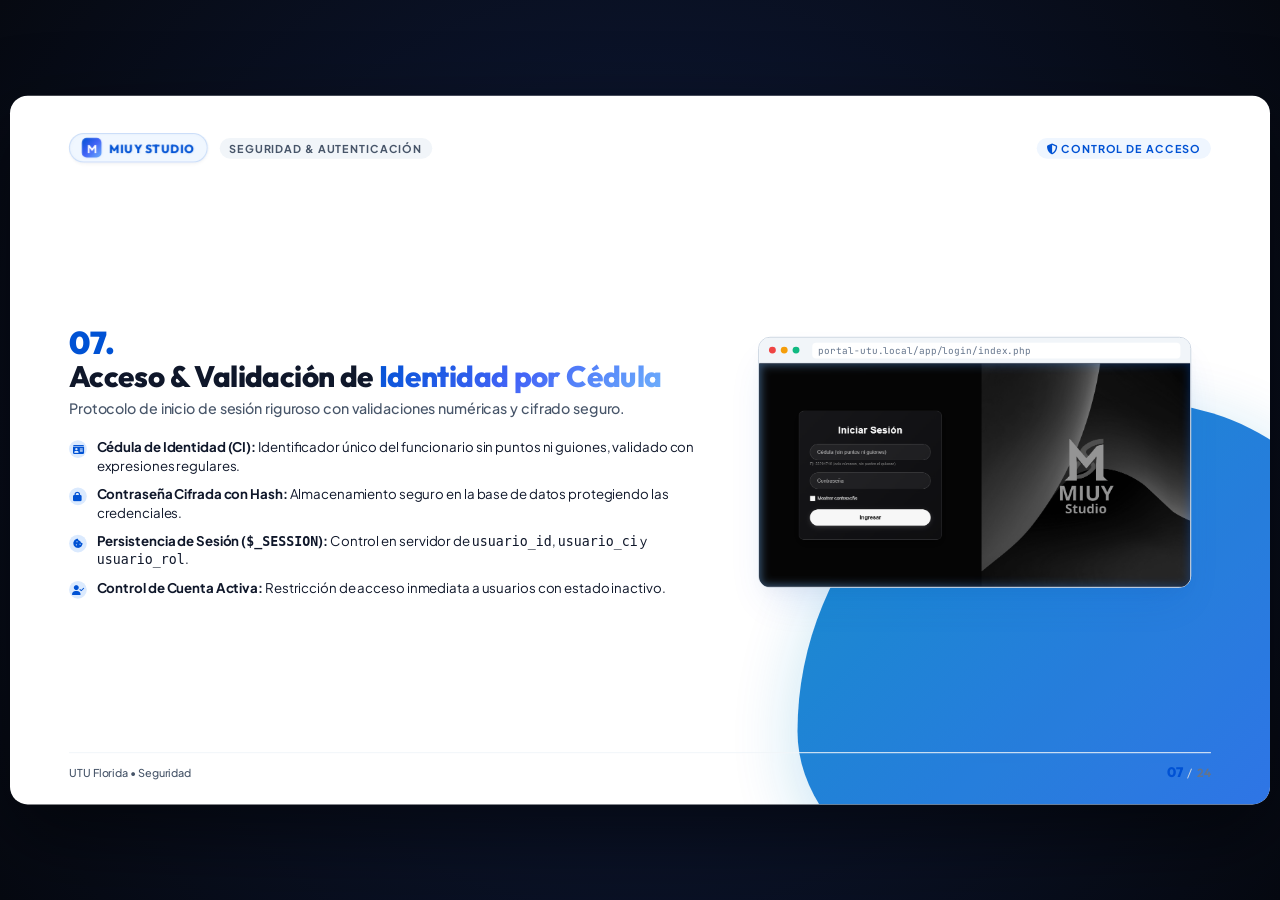
<file: marcel.html>
<!DOCTYPE html>
<html lang="es">
<head>
  <meta charset="UTF-8">
  <meta name="viewport" content="width=device-width, initial-scale=1.0">
  <title>Marcel - Autenticación & Seguridad | MIUY Studio • Portal UTU</title>
  
  <!-- FontAwesome 6 & Estilos -->
  <link rel="stylesheet" href="https://cdnjs.cloudflare.com/ajax/libs/font-awesome/6.5.1/css/all.min.css">
  <link rel="stylesheet" href="styles.css">
</head>
<body class="speaker-page">

<div id="presentation-container">
  
  <!-- MAIN SLIDE VIEWPORT (16:9 1280x720) -->
  <div id="slide-viewport">

    <!-- SLIDE 07: ACCESO Y VALIDACIÓN -->
    <section class="slide active" data-slide="7">
      <div class="slide-bg-decor">
        <div class="blob-bottom-right"></div>
      </div>

      <div class="slide-header">
        <div class="header-left">
          <div class="project-brand-pill"><div class="brand-icon">M</div><span class="brand-text">MIUY STUDIO</span></div>
          <span class="section-tag">Seguridad & Autenticación</span>
        </div>
        <div class="section-tag" style="background:#eff6ff; color:var(--primary); font-weight:700;">
          <i class="fa-solid fa-shield-halved"></i> Control de Acceso
        </div>
      </div>

      <div class="slide-body">
        <div class="col-left">
          <div class="slide-title-area">
            <div class="slide-number-label">07.</div>
            <h2 class="slide-title">Acceso & Validación de <span class="highlight">Identidad por Cédula</span></h2>
            <p class="slide-subtitle">Protocolo de inicio de sesión riguroso con validaciones numéricas y cifrado seguro.</p>
          </div>

          <ul class="custom-list">
            <li>
              <span class="list-icon"><i class="fa-solid fa-id-card"></i></span>
              <div><strong>Cédula de Identidad (CI):</strong> Identificador único del funcionario sin puntos ni guiones, validado con expresiones regulares.</div>
            </li>
            <li>
              <span class="list-icon"><i class="fa-solid fa-lock"></i></span>
              <div><strong>Contraseña Cifrada con Hash:</strong> Almacenamiento seguro en la base de datos protegiendo las credenciales.</div>
            </li>
            <li>
              <span class="list-icon"><i class="fa-solid fa-cookie-bite"></i></span>
              <div><strong>Persistencia de Sesión (<code>$_SESSION</code>):</strong> Control en servidor de <code>usuario_id</code>, <code>usuario_ci</code> y <code>usuario_rol</code>.</div>
            </li>
            <li>
              <span class="list-icon"><i class="fa-solid fa-user-check"></i></span>
              <div><strong>Control de Cuenta Activa:</strong> Restricción de acceso inmediata a usuarios con estado inactivo.</div>
            </li>
          </ul>
        </div>

        <div class="col-right">
          <div class="device-frame-laptop">
            <div class="laptop-browser-bar">
              <div class="browser-dot red"></div><div class="browser-dot yellow"></div><div class="browser-dot green"></div>
              <div class="browser-url-pill">portal-utu.local/app/login/index.php</div>
            </div>
            <div class="mockup-img-container">
              <img src="assets/app_login.png" alt="Pantalla de Iniciar Sesión" class="real-screenshot-img">
            </div>
          </div>
        </div>
      </div>

      <div class="slide-footer">
        <div class="footer-school-info"><span class="footer-school-text">UTU Florida • Seguridad</span></div>
        <div class="footer-pagination"><span class="page-cur">07</span><span class="page-sep">/</span><span class="page-total">24</span></div>
      </div>
    </section>

    <!-- SLIDE 08: SISTEMA DE 3 ROLES -->
    <section class="slide" data-slide="8">
      <div class="slide-bg-decor">
        <div class="blob-corner-right"></div>
        <div class="circle-ring-sm"></div>
      </div>

      <div class="slide-header">
        <div class="header-left">
          <div class="project-brand-pill"><div class="brand-icon">M</div><span class="brand-text">MIUY STUDIO</span></div>
          <span class="section-tag">Control de Privilegios</span>
        </div>
        <div class="section-tag" style="background:#eff6ff; color:var(--primary); font-weight:700;">
          <i class="fa-solid fa-users"></i> Matriz de Roles
        </div>
      </div>

      <div class="slide-body" style="flex-direction:column; align-items:flex-start;">
        <div class="slide-title-area">
          <div class="slide-number-label">08.</div>
          <h2 class="slide-title">Sistema de Permisos & <span class="highlight">3 Roles de Usuario</span></h2>
          <p class="slide-subtitle">Gobernanza de accesos para asegurar la confidencialidad e integridad de la información institucional.</p>
        </div>

        <div class="cards-grid-3" style="width:100%;">
          <div class="feature-card" style="border-top:3.5px solid var(--primary);">
            <div style="font-size:22px; color:var(--primary); margin-bottom:6px;"><i class="fa-solid fa-crown"></i></div>
            <div class="feature-title" style="color:var(--primary);">Administrador (Rol 1)</div>
            <div class="feature-desc" style="margin-top:6px;">
              <strong>Control Total:</strong> Acceso al Panel Admin, altas y bajas de usuarios, modificación de roles, inventario de hardware y métricas gerenciales.
            </div>
          </div>

          <div class="feature-card" style="border-top:3.5px solid #0284c7;">
            <div style="font-size:22px; color:#0284c7; margin-bottom:6px;"><i class="fa-solid fa-screwdriver-wrench"></i></div>
            <div class="feature-title" style="color:#0284c7;">Técnico de Soporte (Rol 2)</div>
            <div class="feature-desc" style="margin-top:6px;">
              <strong>Gestión Operativa:</strong> Inventario, atención de tickets de soporte, registro de diagnósticos, soluciones técnicas y actualización de estados.
            </div>
          </div>

          <div class="feature-card" style="border-top:3.5px solid #10b981;">
            <div style="font-size:22px; color:#10b981; margin-bottom:6px;"><i class="fa-solid fa-chalkboard-user"></i></div>
            <div class="feature-title" style="color:#10b981;">Usuario / Docente (Rol 3)</div>
            <div class="feature-desc" style="margin-top:6px;">
              <strong>Mesa de Ayuda Exclusiva:</strong> Apertura de tickets por fallas o solicitudes, seguimiento en tiempo real y consulta de sus solicitudes activas.
            </div>
          </div>
        </div>

        <div style="background:#eff6ff; border:1px solid #bfdbfe; border-radius:10px; padding:10px 14px; width:100%; margin-top:8px;">
          <span style="font-size:11.5px; color:#1e40af; font-weight:700;"><i class="fa-solid fa-shield-halved"></i> Seguridad a Nivel de Servidor:</span>
          <span style="font-size:11.5px; color:#334155;"> Cada página PHP valida el rol de sesión antes de renderizar vistas o permitir transacciones en la base de datos.</span>
        </div>
      </div>

      <div class="slide-footer">
        <div class="footer-school-info"><span class="footer-school-text">UTU Florida • Roles & Permisos</span></div>
        <div class="footer-pagination"><span class="page-cur">08</span><span class="page-sep">/</span><span class="page-total">24</span></div>
      </div>
    </section>

    <!-- SLIDE 09: PANEL ADMIN EN VIVO -->
    <section class="slide" data-slide="9">
      <div class="slide-bg-decor">
        <div class="blob-left-accent"></div>
      </div>

      <div class="slide-header">
        <div class="header-left">
          <div class="project-brand-pill"><div class="brand-icon">M</div><span class="brand-text">MIUY STUDIO</span></div>
          <span class="section-tag">Módulo de Administración</span>
        </div>
        <div class="section-tag" style="background:#eff6ff; color:var(--primary); font-weight:700;">
          <i class="fa-solid fa-users-gear"></i> Panel Admin
        </div>
      </div>

      <div class="slide-body">
        <div class="col-left">
          <div class="slide-title-area">
            <div class="slide-number-label">09.</div>
            <h2 class="slide-title">Panel Admin: <span class="highlight">Gestión de Usuarios</span></h2>
            <p class="slide-subtitle">Módulo exclusivo del Administrador para el control de cuentas institucionales.</p>
          </div>

          <ul class="custom-list">
            <li>
              <span class="list-icon"><i class="fa-solid fa-user-plus"></i></span>
              <div><strong>Alta de Nuevos Usuarios:</strong> Registro inmediato especificando Cédula, Nombre, Apellido, Contraseña y Rol inicial.</div>
            </li>
            <li>
              <span class="list-icon"><i class="fa-solid fa-arrows-rotate"></i></span>
              <div><strong>Cambio Dinámico de Rol:</strong> Modificación instantánea de privilegios (ej. ascender un usuario a Técnico o Admin).</div>
            </li>
            <li>
              <span class="list-icon"><i class="fa-solid fa-user-slash"></i></span>
              <div><strong>Activación & Desactivación:</strong> Inhabilitación segura de cuentas con un solo clic, preservando el historial de auditoría.</div>
            </li>
          </ul>
        </div>

        <div class="col-right">
          <div class="device-frame-laptop">
            <div class="laptop-browser-bar">
              <div class="browser-dot red"></div><div class="browser-dot yellow"></div><div class="browser-dot green"></div>
              <div class="browser-url-pill">modulos/admin/administrar_usuarios.php</div>
            </div>
            <div class="mockup-img-container">
              <img src="assets/app_admin.png" alt="Panel Admin de Usuarios" class="real-screenshot-img">
            </div>
          </div>
        </div>
      </div>

      <div class="slide-footer">
        <div class="footer-school-info"><span class="footer-school-text">UTU Florida • Panel Admin</span></div>
        <div class="footer-pagination"><span class="page-cur">09</span><span class="page-sep">/</span><span class="page-total">24</span></div>
      </div>
    </section>

  </div>
</div>

<script src="deck-common.js"></script>
</body>
</html>
</file>
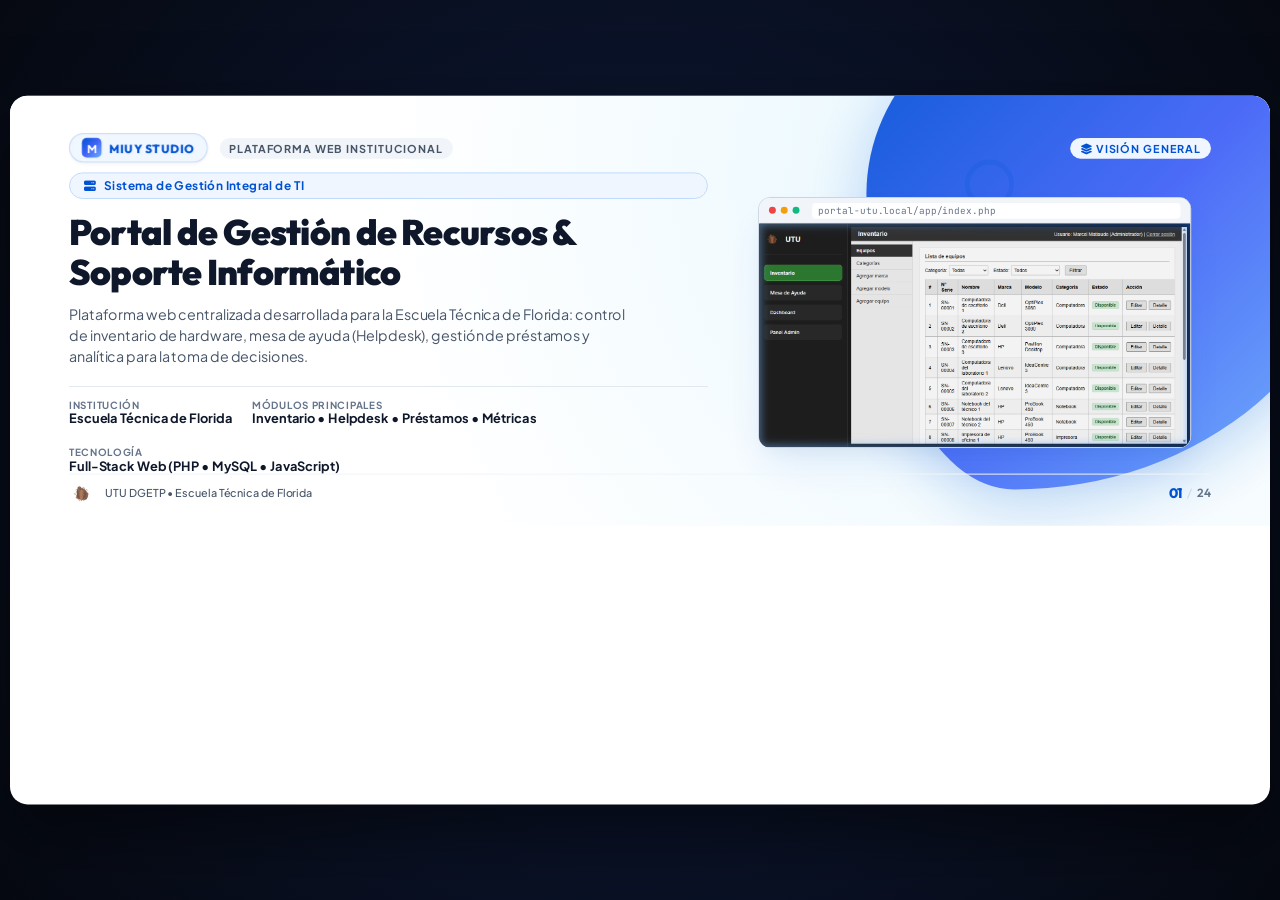
<file: persona1.html>
<!DOCTYPE html>
<html lang="es">
<head>
  <meta charset="UTF-8">
  <meta name="viewport" content="width=device-width, initial-scale=1.0">
  <title>Persona 1 - Visión General & Web | MIUY Studio • Portal UTU</title>
  
  <!-- FontAwesome 6 & Estilos -->
  <link rel="stylesheet" href="https://cdnjs.cloudflare.com/ajax/libs/font-awesome/6.5.1/css/all.min.css">
  <link rel="stylesheet" href="styles.css">
</head>
<body class="speaker-page">

<div id="presentation-container">
  
  <!-- MAIN SLIDE VIEWPORT (16:9 1280x720) -->
  <div id="slide-viewport">

    <!-- SLIDE 01: PORTADA PRINCIPAL -->
    <section class="slide slide-hero active" data-slide="1">
      <div class="slide-bg-decor">
        <div class="blob-corner-right"></div>
        <div class="circle-ring-sm"></div>
        <div class="diamond-accent" style="top: 120px; right: 480px;"></div>
        <div class="plus-accent" style="bottom: 140px; right: 180px;">+</div>
      </div>

      <div class="slide-header">
        <div class="header-left">
          <div class="project-brand-pill">
            <div class="brand-icon">M</div>
            <span class="brand-text">MIUY STUDIO</span>
          </div>
          <span class="section-tag">Plataforma Web Institucional</span>
        </div>
        <div class="section-tag" style="background:#eff6ff; color:var(--primary); font-weight:700;">
          <i class="fa-solid fa-layer-group"></i> Visión General
        </div>
      </div>

      <div class="slide-body">
        <div class="col-left">
          <div class="hero-badge">
            <i class="fa-solid fa-server"></i> Sistema de Gestión Integral de TI
          </div>
          <h1 class="hero-main-title">
            Portal de Gestión de Recursos & <span class="highlight">Soporte Informático</span>
          </h1>
          <p class="hero-subtitle">
            Plataforma web centralizada desarrollada para la Escuela Técnica de Florida: control de inventario de hardware, mesa de ayuda (Helpdesk), gestión de préstamos y analítica para la toma de decisiones.
          </p>

          <div class="hero-meta-row">
            <div class="meta-item">
              <span class="meta-label">Institución</span>
              <span class="meta-val">Escuela Técnica de Florida</span>
            </div>
            <div class="meta-item">
              <span class="meta-label">Módulos Principales</span>
              <span class="meta-val">Inventario • Helpdesk • Préstamos • Métricas</span>
            </div>
            <div class="meta-item">
              <span class="meta-label">Tecnología</span>
              <span class="meta-val">Full-Stack Web (PHP • MySQL • JavaScript)</span>
            </div>
          </div>
        </div>

        <div class="col-right">
          <div class="device-frame-laptop">
            <div class="laptop-browser-bar">
              <div class="browser-dot red"></div>
              <div class="browser-dot yellow"></div>
              <div class="browser-dot green"></div>
              <div class="browser-url-pill">portal-utu.local/app/index.php</div>
            </div>
            <div class="mockup-img-container">
              <img src="assets/app_main.png" alt="Portal de Gestión de Recursos TI" class="real-screenshot-img">
            </div>
          </div>
        </div>
      </div>

      <div class="slide-footer">
        <div class="footer-school-info">
          <img src="assets/utu.png" alt="UTU" class="footer-school-logo" onerror="this.style.display='none'">
          <span class="footer-school-text">UTU DGETP • Escuela Técnica de Florida</span>
        </div>
        <div class="footer-pagination">
          <span class="page-cur">01</span><span class="page-sep">/</span><span class="page-total">24</span>
        </div>
      </div>
    </section>

    <!-- SLIDE 02: ARQUITECTURA MODULAR -->
    <section class="slide" data-slide="2">
      <div class="slide-bg-decor">
        <div class="blob-bottom-right"></div>
        <div class="circle-ring-sm" style="top:40px; right:120px;"></div>
      </div>

      <div class="slide-header">
        <div class="header-left">
          <div class="project-brand-pill"><div class="brand-icon">M</div><span class="brand-text">MIUY STUDIO</span></div>
          <span class="section-tag">Estructura del Sistema</span>
        </div>
        <div class="section-tag" style="background:#eff6ff; color:var(--primary); font-weight:700;">
          <i class="fa-solid fa-cubes"></i> Arquitectura Modular
        </div>
      </div>

      <div class="slide-body" style="flex-direction:column; align-items:flex-start; justify-content:center;">
        <div class="slide-title-area">
          <div class="slide-number-label">02.</div>
          <h2 class="slide-title">Arquitectura del Sistema & <span class="highlight">Módulos Integrados</span></h2>
          <p class="slide-subtitle">Una plataforma integral que cubre cada necesidad técnica, operativa y gerencial del centro.</p>
        </div>

        <div class="team-grid-6">
          <div class="speaker-profile-card">
            <div class="profile-avatar-circle"><i class="fa-solid fa-compass"></i></div>
            <div class="profile-details">
              <span class="profile-speaker-num">Módulo 1</span>
              <div class="profile-name">Plataforma Web</div>
              <div class="profile-topic">Visión General & Web Corporativa</div>
            </div>
          </div>
          <div class="speaker-profile-card">
            <div class="profile-avatar-circle"><i class="fa-solid fa-user-shield"></i></div>
            <div class="profile-details">
              <span class="profile-speaker-num">Módulo 2</span>
              <div class="profile-name">Seguridad & Roles</div>
              <div class="profile-topic">Autenticación por CI & Panel Admin</div>
            </div>
          </div>
          <div class="speaker-profile-card">
            <div class="profile-avatar-circle"><i class="fa-solid fa-boxes-stacked"></i></div>
            <div class="profile-details">
              <span class="profile-speaker-num">Módulo 3</span>
              <div class="profile-name">Inventario TI</div>
              <div class="profile-topic">Activos, Ficha Técnica & Estados</div>
            </div>
          </div>
          <div class="speaker-profile-card">
            <div class="profile-avatar-circle"><i class="fa-solid fa-headset"></i></div>
            <div class="profile-details">
              <span class="profile-speaker-num">Módulo 4</span>
              <div class="profile-name">Mesa de Ayuda</div>
              <div class="profile-topic">Ciclo de Tickets & Diagnósticos</div>
            </div>
          </div>
          <div class="speaker-profile-card">
            <div class="profile-avatar-circle"><i class="fa-solid fa-chart-line"></i></div>
            <div class="profile-details">
              <span class="profile-speaker-num">Módulo 5</span>
              <div class="profile-name">Asignaciones & KPIs</div>
              <div class="profile-topic">Custodia de Equipos & Dashboard</div>
            </div>
          </div>
          <div class="speaker-profile-card">
            <div class="profile-avatar-circle"><i class="fa-solid fa-code"></i></div>
            <div class="profile-details">
              <span class="profile-speaker-num">Módulo 6</span>
              <div class="profile-name">Base de Conocimiento</div>
              <div class="profile-topic">MER Relacional & Procedimientos</div>
            </div>
          </div>
        </div>
      </div>

      <div class="slide-footer">
        <div class="footer-school-info"><span class="footer-school-text">UTU Florida • MIUY Studio</span></div>
        <div class="footer-pagination"><span class="page-cur">02</span><span class="page-sep">/</span><span class="page-total">24</span></div>
      </div>
    </section>

    <!-- SLIDE 03: EL PROBLEMA REAL -->
    <section class="slide" data-slide="3">
      <div class="slide-bg-decor">
        <div class="blob-corner-right"></div>
      </div>

      <div class="slide-header">
        <div class="header-left">
          <div class="project-brand-pill"><div class="brand-icon">M</div><span class="brand-text">MIUY STUDIO</span></div>
          <span class="section-tag">Diagnóstico Institucional</span>
        </div>
        <div class="section-tag" style="background:#fef2f2; color:#ef4444; font-weight:700;">
          <i class="fa-solid fa-triangle-exclamation"></i> Problemática
        </div>
      </div>

      <div class="slide-body">
        <div class="col-left">
          <div class="slide-title-area">
            <div class="slide-number-label">03.</div>
            <h2 class="slide-title">El Problema Real & <span class="highlight">Diagnóstico en UTU</span></h2>
            <p class="slide-subtitle">La gestión tradicional no digitalizada generaba pérdida de trazabilidad, demoras y falta de control patrimonial.</p>
          </div>

          <div class="cards-grid-2">
            <div class="feature-card">
              <div class="feature-icon-box"><i class="fa-solid fa-book-journal-whills"></i></div>
              <div class="feature-title">Anotaciones en Papel</div>
              <div class="feature-desc">Registros físicos en cuadernos propensos a extravíos, sin respaldo digital ni búsqueda histórica.</div>
            </div>
            <div class="feature-card">
              <div class="feature-icon-box"><i class="fa-solid fa-file-excel"></i></div>
              <div class="feature-title">Planillas Dispersas</div>
              <div class="feature-desc">Archivos Excel independientes y desincronizados entre funcionarios, con datos duplicados y desactualizados.</div>
            </div>
            <div class="feature-card">
              <div class="feature-icon-box"><i class="fa-solid fa-hand-holding-hand"></i></div>
              <div class="feature-title">Falta de Control en Préstamos</div>
              <div class="feature-desc">Imposibilidad de saber quién tiene qué equipo, desde cuándo y en qué estado físico se entregó.</div>
            </div>
            <div class="feature-card">
              <div class="feature-icon-box"><i class="fa-solid fa-triangle-exclamation"></i></div>
              <div class="feature-title">Demoras en Roturas</div>
              <div class="feature-desc">Avisos verbales sin seguimiento formal, provocando equipos parados en salones sin reparación oportuna.</div>
            </div>
          </div>
        </div>

        <div class="col-right">
          <div style="background:#eff6ff; border:1px solid #bfdbfe; border-radius:18px; padding:22px; text-align:center;">
            <div style="font-size:32px; color:var(--primary); margin-bottom:10px;"><i class="fa-solid fa-triangle-exclamation"></i></div>
            <h3 style="font-family:var(--font-display); font-size:17px; font-weight:800; color:#1e3a8a; margin-bottom:8px;">Impacto en el Centro</h3>
            <p style="font-size:12.5px; color:#475569; line-height:1.5;">
              La falta de un sistema centralizado afectaba el normal desarrollo de clases y compras de equipamiento sin respaldo estadístico.
            </p>
          </div>
        </div>
      </div>

      <div class="slide-footer">
        <div class="footer-school-info"><span class="footer-school-text">UTU Florida • Diagnóstico</span></div>
        <div class="footer-pagination"><span class="page-cur">03</span><span class="page-sep">/</span><span class="page-total">24</span></div>
      </div>
    </section>

    <!-- SLIDE 04: LA PROPUESTA -->
    <section class="slide" data-slide="4">
      <div class="slide-bg-decor">
        <div class="blob-bottom-right"></div>
      </div>

      <div class="slide-header">
        <div class="header-left">
          <div class="project-brand-pill"><div class="brand-icon">M</div><span class="brand-text">MIUY STUDIO</span></div>
          <span class="section-tag">Solución Integral</span>
        </div>
        <div class="section-tag" style="background:#f0fdf4; color:#166534; font-weight:700;">
          <i class="fa-solid fa-circle-check"></i> Propuesta de Valor
        </div>
      </div>

      <div class="slide-body">
        <div class="col-left">
          <div class="slide-title-area">
            <div class="slide-number-label">04.</div>
            <h2 class="slide-title">La Propuesta: <span class="highlight">Portal de Gestión de UTU</span></h2>
            <p class="slide-subtitle">Solución integral que centraliza el hardware, el soporte técnico y los reportes en una sola plataforma.</p>
          </div>

          <ul class="custom-list">
            <li>
              <span class="list-icon"><i class="fa-solid fa-check"></i></span>
              <div><strong>Inventario Centralizado:</strong> Altas, bajas, marcas, modelos y ficha técnica individual de cada activo.</div>
            </li>
            <li>
              <span class="list-icon"><i class="fa-solid fa-check"></i></span>
              <div><strong>Mesa de Ayuda (Helpdesk):</strong> Gestión ágil del ciclo de vida de tickets con niveles de urgencia.</div>
            </li>
            <li>
              <span class="list-icon"><i class="fa-solid fa-check"></i></span>
              <div><strong>Trazabilidad & Asignaciones:</strong> Registro nominal de custodias y préstamos a docentes y funcionarios.</div>
            </li>
            <li>
              <span class="list-icon"><i class="fa-solid fa-check"></i></span>
              <div><strong>Analítica para la Dirección:</strong> Métricas clave de rendimiento, fallas y tiempos medios de resolución.</div>
            </li>
          </ul>
        </div>

        <div class="col-right">
          <div class="cards-grid-2" style="width:100%;">
            <div class="feature-card" style="text-align:center; padding:16px;">
              <div style="font-size:26px; font-weight:800; color:var(--primary); font-family:var(--font-display);">100%</div>
              <div style="font-size:12px; font-weight:700; color:#1e293b; margin-top:3px;">Control de Activos</div>
            </div>
            <div class="feature-card" style="text-align:center; padding:16px;">
              <div style="font-size:26px; font-weight:800; color:var(--cyan-accent); font-family:var(--font-display);">-60%</div>
              <div style="font-size:12px; font-weight:700; color:#1e293b; margin-top:3px;">Tiempos de Respuesta</div>
            </div>
            <div class="feature-card" style="text-align:center; padding:16px;">
              <div style="font-size:26px; font-weight:800; color:#10b981; font-family:var(--font-display);">3 Roles</div>
              <div style="font-size:12px; font-weight:700; color:#1e293b; margin-top:3px;">Permisos Seguros</div>
            </div>
            <div class="feature-card" style="text-align:center; padding:16px;">
              <div style="font-size:26px; font-weight:800; color:#6366f1; font-family:var(--font-display);">2 Idiomas</div>
              <div style="font-size:12px; font-weight:700; color:#1e293b; margin-top:3px;">Español & English</div>
            </div>
          </div>
        </div>
      </div>

      <div class="slide-footer">
        <div class="footer-school-info"><span class="footer-school-text">UTU Florida • Propuesta</span></div>
        <div class="footer-pagination"><span class="page-cur">04</span><span class="page-sep">/</span><span class="page-total">24</span></div>
      </div>
    </section>

    <!-- SLIDE 05: SITIO WEB CORPORATIVO -->
    <section class="slide" data-slide="5">
      <div class="slide-bg-decor">
        <div class="blob-left-accent"></div>
        <div class="circle-ring-sm" style="bottom:60px; right:80px;"></div>
      </div>

      <div class="slide-header">
        <div class="header-left">
          <div class="project-brand-pill"><div class="brand-icon">M</div><span class="brand-text">MIUY STUDIO</span></div>
          <span class="section-tag">Presencia Digital</span>
        </div>
        <div class="section-tag" style="background:#eff6ff; color:var(--primary); font-weight:700;">
          <i class="fa-solid fa-globe"></i> Portal Institucional
        </div>
      </div>

      <div class="slide-body">
        <div class="col-left">
          <div class="slide-title-area">
            <div class="slide-number-label">05.</div>
            <h2 class="slide-title">Sitio Web Corporativo <span class="highlight">MIUY Studio</span></h2>
            <p class="slide-subtitle">Portal público desarrollado con diseño moderno, catálogo de servicios y presentación de marca.</p>
          </div>

          <div class="cards-grid-2">
            <div class="feature-card">
              <div class="feature-icon-box"><i class="fa-solid fa-palette"></i></div>
              <div class="feature-title">Diseño de Identidad</div>
              <div class="feature-desc">Paleta visual moderna, tipografía de alta legibilidad y presentación corporativa.</div>
            </div>
            <div class="feature-card">
              <div class="feature-icon-box"><i class="fa-solid fa-mobile-screen-button"></i></div>
              <div class="feature-title">Diseño 100% Responsivo</div>
              <div class="feature-desc">Adaptación perfecta en ordenadores, tablets y celulares con tiempos de carga optimizados.</div>
            </div>
            <div class="feature-card">
              <div class="feature-icon-box"><i class="fa-solid fa-briefcase"></i></div>
              <div class="feature-title">Secciones Estratégicas</div>
              <div class="feature-desc">Quiénes Somos, Servicios TI, Proceso de Trabajo y Formulario de Contacto interactivo.</div>
            </div>
            <div class="feature-card">
              <div class="feature-icon-box"><i class="fa-solid fa-globe"></i></div>
              <div class="feature-title">Selector Bilingüe</div>
              <div class="feature-desc">Soporte de cambio de idioma en vivo (Español / English) para proyección internacional.</div>
            </div>
          </div>
        </div>

        <div class="col-right">
          <div class="device-phone">
            <div class="phone-notch"></div>
            <div class="phone-screen">
              <img src="assets/web_empresa_mobile.png" alt="Sitio Web Corporativo Móvil" class="real-phone-screenshot">
            </div>
          </div>
        </div>
      </div>

      <div class="slide-footer">
        <div class="footer-school-info"><span class="footer-school-text">UTU Florida • Web Corporativa</span></div>
        <div class="footer-pagination"><span class="page-cur">05</span><span class="page-sep">/</span><span class="page-total">24</span></div>
      </div>
    </section>

    <!-- SLIDE 06: RECORRIDO VISUAL -->
    <section class="slide" data-slide="6">
      <div class="slide-bg-decor">
        <div class="blob-corner-right"></div>
      </div>

      <div class="slide-header">
        <div class="header-left">
          <div class="project-brand-pill"><div class="brand-icon">M</div><span class="brand-text">MIUY STUDIO</span></div>
          <span class="section-tag">Diseño del Portal</span>
        </div>
        <div class="section-tag" style="background:#eff6ff; color:var(--primary); font-weight:700;">
          <i class="fa-solid fa-desktop"></i> Interfaz de Usuario
        </div>
      </div>

      <div class="slide-body">
        <div class="col-left">
          <div class="slide-title-area">
            <div class="slide-number-label">06.</div>
            <h2 class="slide-title">Recorrido Visual Inicial & <span class="highlight">Navegación Fluida</span></h2>
            <p class="slide-subtitle">Estructura unificada con visor modular que proporciona una experiencia de usuario ágil y moderna.</p>
          </div>

          <ul class="custom-list">
            <li>
              <span class="list-icon"><i class="fa-solid fa-bars-staggered"></i></span>
              <div><strong>Barra Lateral Unificada:</strong> Acceso permanente a Inventario, Mesa de Ayuda, Dashboard y Panel Admin.</div>
            </li>
            <li>
              <span class="list-icon"><i class="fa-solid fa-bolt"></i></span>
              <div><strong>Carga Asíncrona sin Recargas:</strong> Transiciones limpias entre módulos sin recargar la cabecera ni la sesión.</div>
            </li>
            <li>
              <span class="list-icon"><i class="fa-solid fa-user-tag"></i></span>
              <div><strong>Adaptación Dinámica por Rol:</strong> El menú oculta o muestra accesos automáticamente según los permisos de sesión.</div>
            </li>
          </ul>
        </div>

        <div class="col-right">
          <div class="device-frame-laptop">
            <div class="laptop-browser-bar">
              <div class="browser-dot red"></div><div class="browser-dot yellow"></div><div class="browser-dot green"></div>
              <div class="browser-url-pill">portal-utu.local/app/index.php</div>
            </div>
            <div class="mockup-img-container">
              <img src="assets/app_main.png" alt="Portal de Gestión UTU" class="real-screenshot-img">
            </div>
          </div>
        </div>
      </div>

      <div class="slide-footer">
        <div class="footer-school-info"><span class="footer-school-text">UTU Florida • Visión General</span></div>
        <div class="footer-pagination"><span class="page-cur">06</span><span class="page-sep">/</span><span class="page-total">24</span></div>
      </div>
    </section>

  </div>
</div>

<script src="deck-common.js"></script>
</body>
</html>
</file>
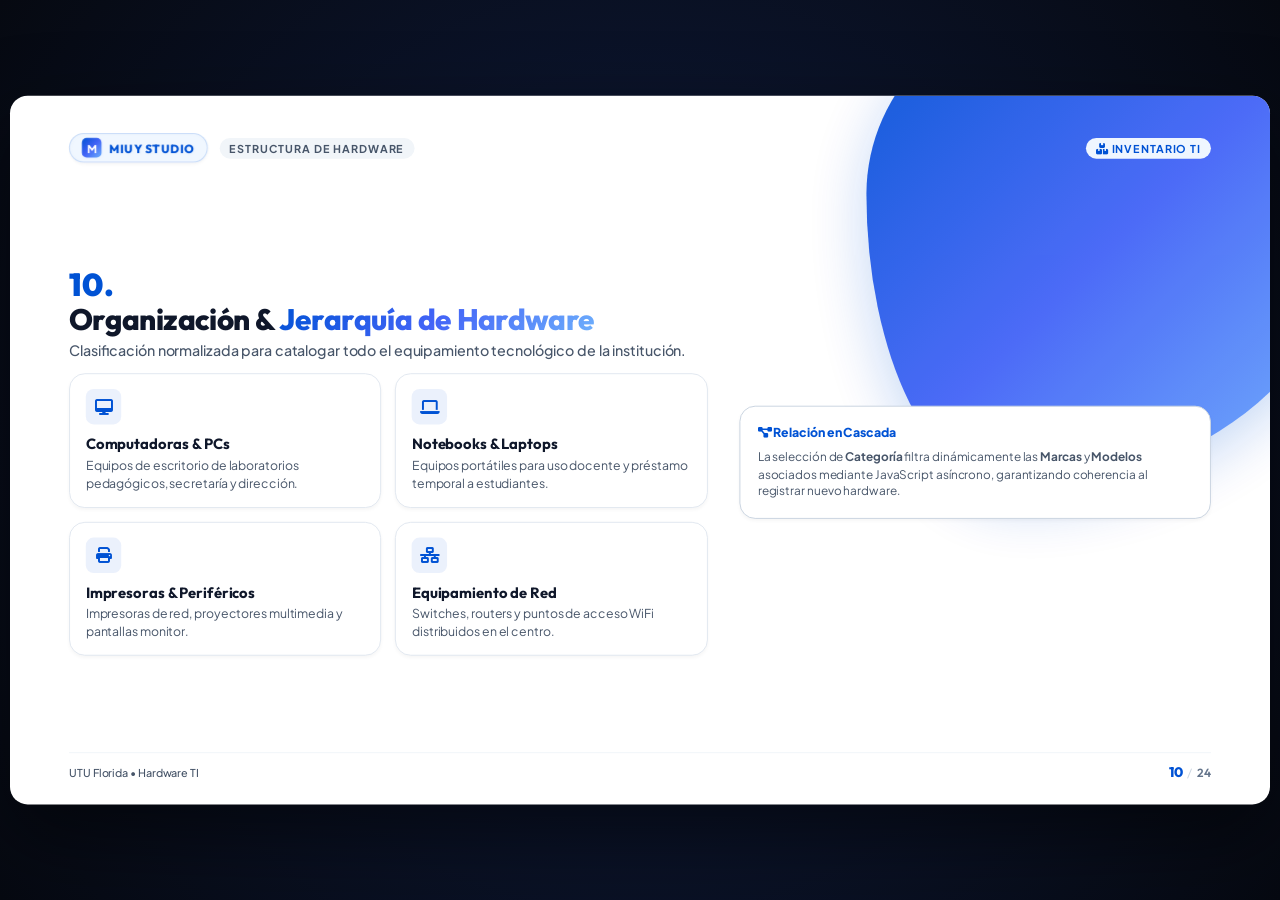
<file: persona3.html>
<!DOCTYPE html>
<html lang="es">
<head>
  <meta charset="UTF-8">
  <meta name="viewport" content="width=device-width, initial-scale=1.0">
  <title>Persona 3 - Módulo de Inventario | MIUY Studio • Portal UTU</title>
  
  <!-- FontAwesome 6 & Estilos -->
  <link rel="stylesheet" href="https://cdnjs.cloudflare.com/ajax/libs/font-awesome/6.5.1/css/all.min.css">
  <link rel="stylesheet" href="styles.css">
</head>
<body class="speaker-page">

<div id="presentation-container">
  
  <!-- MAIN SLIDE VIEWPORT (16:9 1280x720) -->
  <div id="slide-viewport">

    <!-- SLIDE 10: JERARQUÍA DE HARDWARE -->
    <section class="slide active" data-slide="10">
      <div class="slide-bg-decor">
        <div class="blob-corner-right"></div>
      </div>

      <div class="slide-header">
        <div class="header-left">
          <div class="project-brand-pill"><div class="brand-icon">M</div><span class="brand-text">MIUY STUDIO</span></div>
          <span class="section-tag">Estructura de Hardware</span>
        </div>
        <div class="section-tag" style="background:#eff6ff; color:var(--primary); font-weight:700;">
          <i class="fa-solid fa-boxes-stacked"></i> Inventario TI
        </div>
      </div>

      <div class="slide-body">
        <div class="col-left">
          <div class="slide-title-area">
            <div class="slide-number-label">10.</div>
            <h2 class="slide-title">Organización & <span class="highlight">Jerarquía de Hardware</span></h2>
            <p class="slide-subtitle">Clasificación normalizada para catalogar todo el equipamiento tecnológico de la institución.</p>
          </div>

          <div class="cards-grid-2">
            <div class="feature-card">
              <div class="feature-icon-box"><i class="fa-solid fa-desktop"></i></div>
              <div class="feature-title">Computadoras & PCs</div>
              <div class="feature-desc">Equipos de escritorio de laboratorios pedagógicos, secretaría y dirección.</div>
            </div>
            <div class="feature-card">
              <div class="feature-icon-box"><i class="fa-solid fa-laptop"></i></div>
              <div class="feature-title">Notebooks & Laptops</div>
              <div class="feature-desc">Equipos portátiles para uso docente y préstamo temporal a estudiantes.</div>
            </div>
            <div class="feature-card">
              <div class="feature-icon-box"><i class="fa-solid fa-print"></i></div>
              <div class="feature-title">Impresoras & Periféricos</div>
              <div class="feature-desc">Impresoras de red, proyectores multimedia y pantallas monitor.</div>
            </div>
            <div class="feature-card">
              <div class="feature-icon-box"><i class="fa-solid fa-network-wired"></i></div>
              <div class="feature-title">Equipamiento de Red</div>
              <div class="feature-desc">Switches, routers y puntos de acceso WiFi distribuidos en el centro.</div>
            </div>
          </div>
        </div>

        <div class="col-right">
          <div style="background:#ffffff; border:1px solid #cbd5e1; border-radius:16px; padding:18px; box-shadow:var(--shadow-sm); width:100%;">
            <div style="font-size:12.5px; font-weight:800; color:var(--primary); margin-bottom:8px;"><i class="fa-solid fa-diagram-project"></i> Relación en Cascada</div>
            <p style="font-size:12px; color:#475569; line-height:1.45;">
              La selección de <strong>Categoría</strong> filtra dinámicamente las <strong>Marcas</strong> y <strong>Modelos</strong> asociados mediante JavaScript asíncrono, garantizando coherencia al registrar nuevo hardware.
            </p>
          </div>
        </div>
      </div>

      <div class="slide-footer">
        <div class="footer-school-info"><span class="footer-school-text">UTU Florida • Hardware TI</span></div>
        <div class="footer-pagination"><span class="page-cur">10</span><span class="page-sep">/</span><span class="page-total">24</span></div>
      </div>
    </section>

    <!-- SLIDE 11: CICLO DE VIDA Y 4 ESTADOS -->
    <section class="slide" data-slide="11">
      <div class="slide-bg-decor">
        <div class="blob-bottom-right"></div>
      </div>

      <div class="slide-header">
        <div class="header-left">
          <div class="project-brand-pill"><div class="brand-icon">M</div><span class="brand-text">MIUY STUDIO</span></div>
          <span class="section-tag">Gestión de Inventario</span>
        </div>
        <div class="section-tag" style="background:#eff6ff; color:var(--primary); font-weight:700;">
          <i class="fa-solid fa-rotate"></i> Estados Físicos
        </div>
      </div>

      <div class="slide-body" style="flex-direction:column; align-items:flex-start;">
        <div class="slide-title-area">
          <div class="slide-number-label">11.</div>
          <h2 class="slide-title">Ciclo de Vida & <span class="highlight">4 Estados del Hardware</span></h2>
          <p class="slide-subtitle">Control estricto de transiciones físicas garantizado por el motor relacional de base de datos.</p>
        </div>

        <div class="cards-grid-4" style="width:100%;">
          <div class="feature-card" style="border-top:3.5px solid #10b981;">
            <div style="font-size:22px; color:#10b981; margin-bottom:4px;"><i class="fa-solid fa-circle-check"></i></div>
            <div class="feature-title" style="color:#15803d; font-size:14px;">Disponible</div>
            <div class="feature-desc">Equipo verificado en pañol técnico, listo para ser entregado o asignado.</div>
          </div>
          <div class="feature-card" style="border-top:3.5px solid var(--primary);">
            <div style="font-size:22px; color:var(--primary); margin-bottom:4px;"><i class="fa-solid fa-user-tag"></i></div>
            <div class="feature-title" style="color:var(--primary); font-size:14px;">En Uso / Asignado</div>
            <div class="feature-desc">En custodia activa de un docente, laboratorio o departamento administrativo.</div>
          </div>
          <div class="feature-card" style="border-top:3.5px solid #f59e0b;">
            <div style="font-size:22px; color:#f59e0b; margin-bottom:4px;"><i class="fa-solid fa-screwdriver-wrench"></i></div>
            <div class="feature-title" style="color:#b45309; font-size:14px;">En Mantenimiento</div>
            <div class="feature-desc">Ingresado a taller de soporte para diagnóstico, reparación o formateo.</div>
          </div>
          <div class="feature-card" style="border-top:3.5px solid #ef4444;">
            <div style="font-size:22px; color:#ef4444; margin-bottom:4px;"><i class="fa-solid fa-ban"></i></div>
            <div class="feature-title" style="color:#b91c1c; font-size:14px;">De Baja</div>
            <div class="feature-desc">Retirado definitivamente por obsolescencia o rotura irreversible.</div>
          </div>
        </div>

        <div style="background:#f8fafc; border:1px solid #cbd5e1; border-radius:10px; padding:10px 14px; width:100%; margin-top:8px;">
          <span style="font-size:11.5px; font-weight:700; color:#1e293b;"><i class="fa-solid fa-link"></i> Consistencia Automática:</span>
          <span style="font-size:11.5px; color:#475569;"> Al asignar un equipo cambia automáticamente a "En Uso", y al devolverlo retorna a "Disponible".</span>
        </div>
      </div>

      <div class="slide-footer">
        <div class="footer-school-info"><span class="footer-school-text">UTU Florida • Estados de Equipos</span></div>
        <div class="footer-pagination"><span class="page-cur">11</span><span class="page-sep">/</span><span class="page-total">24</span></div>
      </div>
    </section>

    <!-- SLIDE 12: BÚSQUEDA Y FILTROS -->
    <section class="slide" data-slide="12">
      <div class="slide-bg-decor">
        <div class="blob-left-accent"></div>
      </div>

      <div class="slide-header">
        <div class="header-left">
          <div class="project-brand-pill"><div class="brand-icon">M</div><span class="brand-text">MIUY STUDIO</span></div>
          <span class="section-tag">Inventario en Vivo</span>
        </div>
        <div class="section-tag" style="background:#eff6ff; color:var(--primary); font-weight:700;">
          <i class="fa-solid fa-magnifying-glass"></i> Búsqueda Rápida
        </div>
      </div>

      <div class="slide-body">
        <div class="col-left">
          <div class="slide-title-area">
            <div class="slide-number-label">12.</div>
            <h2 class="slide-title">Búsqueda Rápida & <span class="highlight">Filtros Dinámicos</span></h2>
            <p class="slide-subtitle">Localización inmediata de máquinas en tiempo real para auditorías y tareas de mantenimiento.</p>
          </div>

          <ul class="custom-list">
            <li>
              <span class="list-icon"><i class="fa-solid fa-barcode"></i></span>
              <div><strong>Número de Serie Alfanumérico:</strong> Búsqueda exacta por etiqueta del fabricante (ej. <code>SN-00001</code>, <code>OptiPlex 3080</code>).</div>
            </li>
            <li>
              <span class="list-icon"><i class="fa-solid fa-filter"></i></span>
              <div><strong>Filtro Cruzado:</strong> Combinación instantánea de Categoría (Todas, Computadora, Notebook, Impresora) y Estado.</div>
            </li>
            <li>
              <span class="list-icon"><i class="fa-solid fa-pen-to-square"></i></span>
              <div><strong>Acciones Rápidas:</strong> Botones de "Editar" y "Detalle" para ver la ficha completa del activo.</div>
            </li>
          </ul>
        </div>

        <div class="col-right">
          <div class="device-frame-laptop">
            <div class="laptop-browser-bar">
              <div class="browser-dot red"></div><div class="browser-dot yellow"></div><div class="browser-dot green"></div>
              <div class="browser-url-pill">modulos/inventario/inventario.php</div>
            </div>
            <div class="mockup-img-container">
              <img src="assets/app_inventario.png" alt="Módulo de Inventario de Activos" class="real-screenshot-img">
            </div>
          </div>
        </div>
      </div>

      <div class="slide-footer">
        <div class="footer-school-info"><span class="footer-school-text">UTU Florida • Inventario TI</span></div>
        <div class="footer-pagination"><span class="page-cur">12</span><span class="page-sep">/</span><span class="page-total">24</span></div>
      </div>
    </section>

    <!-- SLIDE 13: FICHA TÉCNICA -->
    <section class="slide" data-slide="13">
      <div class="slide-bg-decor">
        <div class="blob-corner-right"></div>
      </div>

      <div class="slide-header">
        <div class="header-left">
          <div class="project-brand-pill"><div class="brand-icon">M</div><span class="brand-text">MIUY STUDIO</span></div>
          <span class="section-tag">Detalle de Activos</span>
        </div>
        <div class="section-tag" style="background:#eff6ff; color:var(--primary); font-weight:700;">
          <i class="fa-solid fa-file-lines"></i> Ficha Técnica
        </div>
      </div>

      <div class="slide-body">
        <div class="col-left">
          <div class="slide-title-area">
            <div class="slide-number-label">13.</div>
            <h2 class="slide-title">Ficha Técnica & <span class="highlight">Historial del Equipo</span></h2>
            <p class="slide-subtitle">Expediente digital individual que consolida toda la vida útil de cada máquina.</p>
          </div>

          <div class="cards-grid-2">
            <div class="feature-card">
              <div class="feature-icon-box"><i class="fa-solid fa-microchip"></i></div>
              <div class="feature-title">Especificaciones Clave</div>
              <div class="feature-desc">Marca, modelo, tipo de hardware, procesador, memoria RAM y capacidad de almacenamiento.</div>
            </div>
            <div class="feature-card">
              <div class="feature-icon-box"><i class="fa-solid fa-wrench"></i></div>
              <div class="feature-title">Intervenciones Pasadas</div>
              <div class="feature-desc">Registro histórico de cada mantenimiento preventivo y correctivo recibido en taller.</div>
            </div>
            <div class="feature-card">
              <div class="feature-icon-box"><i class="fa-solid fa-clock-rotate-left"></i></div>
              <div class="feature-title">Trazabilidad de Fallas</div>
              <div class="feature-desc">Historial de tickets vinculados a este número de serie para evaluar garantías o recambios.</div>
            </div>
            <div class="feature-card">
              <div class="feature-icon-box"><i class="fa-solid fa-file-pdf"></i></div>
              <div class="feature-title">Dictámenes Técnicos</div>
              <div class="feature-desc">Información consolidada para sustentar solicitudes de baja por obsolescencia.</div>
            </div>
          </div>
        </div>

        <div class="col-right">
          <div style="background:#ffffff; border:1px solid #cbd5e1; border-radius:16px; padding:18px; box-shadow:var(--shadow-sm); width:100%;">
            <div style="font-size:12px; font-weight:800; color:var(--primary); margin-bottom:6px;"><i class="fa-solid fa-fingerprint"></i> Control Patrimonial Estricto</div>
            <p style="font-size:11.5px; color:#475569; line-height:1.45;">
              Permite auditar en segundos cualquier equipo que presente fallas recurrentes para fundamentar decisiones de recambio.
            </p>
          </div>
        </div>
      </div>

      <div class="slide-footer">
        <div class="footer-school-info"><span class="footer-school-text">UTU Florida • Ficha Técnica</span></div>
        <div class="footer-pagination"><span class="page-cur">13</span><span class="page-sep">/</span><span class="page-total">24</span></div>
      </div>
    </section>

  </div>
</div>

<script src="deck-common.js"></script>
</body>
</html>
</file>
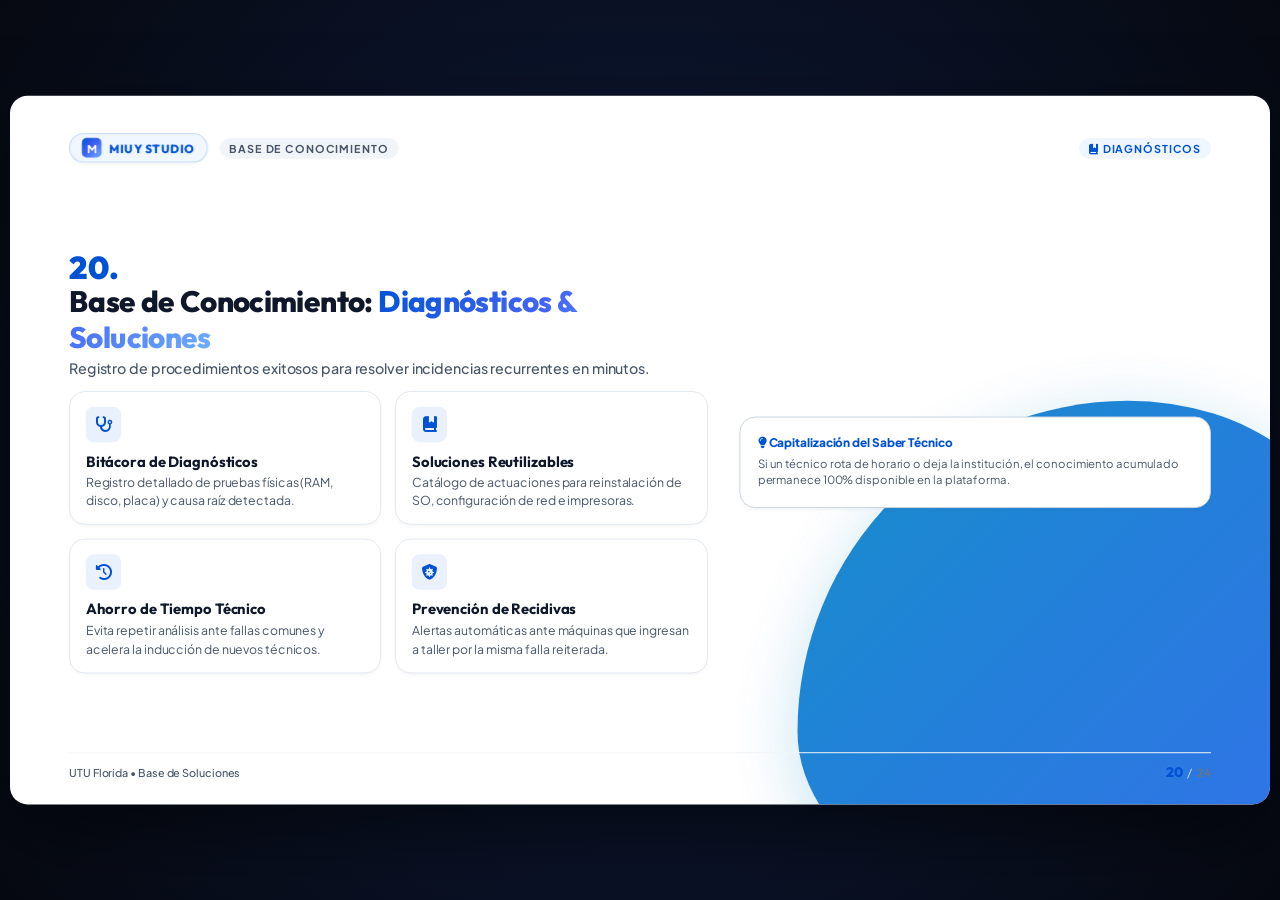
<file: samuel.html>
<!DOCTYPE html>
<html lang="es">
<head>
  <meta charset="UTF-8">
  <meta name="viewport" content="width=device-width, initial-scale=1.0">
  <title>Samuel - Base de Conocimiento & Cierre | MIUY Studio • Portal UTU</title>
  
  <!-- FontAwesome 6 & Estilos -->
  <link rel="stylesheet" href="https://cdnjs.cloudflare.com/ajax/libs/font-awesome/6.5.1/css/all.min.css">
  <link rel="stylesheet" href="styles.css">
</head>
<body class="speaker-page">

<div id="presentation-container">
  
  <!-- MAIN SLIDE VIEWPORT (16:9 1280x720) -->
  <div id="slide-viewport">

    <!-- SLIDE 20: BASE DE CONOCIMIENTO -->
    <section class="slide active" data-slide="20">
      <div class="slide-bg-decor">
        <div class="blob-bottom-right"></div>
      </div>

      <div class="slide-header">
        <div class="header-left">
          <div class="project-brand-pill"><div class="brand-icon">M</div><span class="brand-text">MIUY STUDIO</span></div>
          <span class="section-tag">Base de Conocimiento</span>
        </div>
        <div class="section-tag" style="background:#eff6ff; color:var(--primary); font-weight:700;">
          <i class="fa-solid fa-book-bookmark"></i> Diagnósticos
        </div>
      </div>

      <div class="slide-body">
        <div class="col-left">
          <div class="slide-title-area">
            <div class="slide-number-label">20.</div>
            <h2 class="slide-title">Base de Conocimiento: <span class="highlight">Diagnósticos & Soluciones</span></h2>
            <p class="slide-subtitle">Registro de procedimientos exitosos para resolver incidencias recurrentes en minutos.</p>
          </div>

          <div class="cards-grid-2">
            <div class="feature-card">
              <div class="feature-icon-box"><i class="fa-solid fa-stethoscope"></i></div>
              <div class="feature-title">Bitácora de Diagnósticos</div>
              <div class="feature-desc">Registro detallado de pruebas físicas (RAM, disco, placa) y causa raíz detectada.</div>
            </div>
            <div class="feature-card">
              <div class="feature-icon-box"><i class="fa-solid fa-book-bookmark"></i></div>
              <div class="feature-title">Soluciones Reutilizables</div>
              <div class="feature-desc">Catálogo de actuaciones para reinstalación de SO, configuración de red e impresoras.</div>
            </div>
            <div class="feature-card">
              <div class="feature-icon-box"><i class="fa-solid fa-clock-rotate-left"></i></div>
              <div class="feature-title">Ahorro de Tiempo Técnico</div>
              <div class="feature-desc">Evita repetir análisis ante fallas comunes y acelera la inducción de nuevos técnicos.</div>
            </div>
            <div class="feature-card">
              <div class="feature-icon-box"><i class="fa-solid fa-shield-virus"></i></div>
              <div class="feature-title">Prevención de Recidivas</div>
              <div class="feature-desc">Alertas automáticas ante máquinas que ingresan a taller por la misma falla reiterada.</div>
            </div>
          </div>
        </div>

        <div class="col-right">
          <div style="background:#ffffff; border:1px solid #cbd5e1; border-radius:16px; padding:18px; box-shadow:var(--shadow-sm); width:100%;">
            <div style="font-size:12px; font-weight:800; color:var(--primary); margin-bottom:6px;"><i class="fa-solid fa-lightbulb"></i> Capitalización del Saber Técnico</div>
            <p style="font-size:11.5px; color:#475569; line-height:1.45;">
              Si un técnico rota de horario o deja la institución, el conocimiento acumulado permanece 100% disponible en la plataforma.
            </p>
          </div>
        </div>
      </div>

      <div class="slide-footer">
        <div class="footer-school-info"><span class="footer-school-text">UTU Florida • Base de Soluciones</span></div>
        <div class="footer-pagination"><span class="page-cur">20</span><span class="page-sep">/</span><span class="page-total">24</span></div>
      </div>
    </section>

    <!-- SLIDE 21: STACK Y MER -->
    <section class="slide" data-slide="21">
      <div class="slide-bg-decor">
        <div class="blob-corner-right"></div>
      </div>

      <div class="slide-header">
        <div class="header-left">
          <div class="project-brand-pill"><div class="brand-icon">M</div><span class="brand-text">MIUY STUDIO</span></div>
          <span class="section-tag">Arquitectura de Software</span>
        </div>
        <div class="section-tag" style="background:#eff6ff; color:var(--primary); font-weight:700;">
          <i class="fa-solid fa-database"></i> Modelo MER
        </div>
      </div>

      <div class="slide-body" style="flex-direction:column; align-items:flex-start;">
        <div class="slide-title-area" style="display:flex; justify-content:space-between; align-items:flex-end; width:100%;">
          <div>
            <div class="slide-number-label">21.</div>
            <h2 class="slide-title">Stack Tecnológico & <span class="highlight">Modelo MER de Base de Datos</span></h2>
            <p class="slide-subtitle">Arquitectura modular relacional en MySQL con claves foráneas estrictas y consultas preparadas.</p>
          </div>
          <div style="font-size:11px; color:#0284c7; font-weight:700; background:#e0f2fe; padding:4px 10px; border-radius:6px;">
            <i class="fa-solid fa-arrow-pointer"></i> Interactivo
          </div>
        </div>

        <div class="mer-diagram-box">
          <div class="mer-table-entity" data-entity="usuario" onclick="inspectMerEntity('usuario')">
            <div class="mer-entity-header"><span>USUARIOS</span><i class="fa-solid fa-users"></i></div>
            <div class="mer-entity-body">
              <span class="mer-col-pk"><i class="fa-solid fa-key"></i> id_usuario (PK AUTO)</span>
              <span class="mer-col-fk">ci (UNIQUE), nombre, apellido</span>
              <span>contrasena (HASH), id_rol (FK)</span>
            </div>
          </div>

          <div class="mer-table-entity" data-entity="equipo" onclick="inspectMerEntity('equipo')">
            <div class="mer-entity-header"><span>EQUIPOS</span><i class="fa-solid fa-laptop"></i></div>
            <div class="mer-entity-body">
              <span class="mer-col-pk"><i class="fa-solid fa-key"></i> id_equipo (PK AUTO)</span>
              <span class="mer-col-fk">numero_serie (VARCHAR)</span>
              <span>id_categoria (FK), estado ENUM</span>
            </div>
          </div>

          <div class="mer-table-entity" data-entity="asignacion" onclick="inspectMerEntity('asignacion')">
            <div class="mer-entity-header"><span>ASIGNACIONES</span><i class="fa-solid fa-arrow-right-arrow-left"></i></div>
            <div class="mer-entity-body">
              <span class="mer-col-pk"><i class="fa-solid fa-key"></i> id_asignacion (PK AUTO)</span>
              <span class="mer-col-fk">id_equipo (FK) → equipos</span>
              <span class="mer-col-fk">id_usuario (FK) → usuarios</span>
              <span>fecha_inicio, fecha_fin (NULL)</span>
            </div>
          </div>

          <div class="mer-table-entity" data-entity="ticket" onclick="inspectMerEntity('ticket')">
            <div class="mer-entity-header"><span>TICKETS</span><i class="fa-solid fa-ticket"></i></div>
            <div class="mer-entity-body">
              <span class="mer-col-pk"><i class="fa-solid fa-key"></i> id_ticket (PK AUTO)</span>
              <span class="mer-col-fk">id_solicitante (FK), id_tecnico (FK)</span>
              <span>id_equipo (FK, NULL), estado ENUM</span>
            </div>
          </div>

          <div class="mer-table-entity" data-entity="actuacion" onclick="inspectMerEntity('actuacion')">
            <div class="mer-entity-header"><span>DIAGNOSTICOS</span><i class="fa-solid fa-stethoscope"></i></div>
            <div class="mer-entity-body">
              <span class="mer-col-pk"><i class="fa-solid fa-key"></i> id_diagnostico (PK AUTO)</span>
              <span class="mer-col-fk">id_ticket (FK), id_tecnico (FK)</span>
              <span>diagnostico, solucion_aplicada</span>
            </div>
          </div>

          <div class="mer-table-entity" data-entity="movimiento_equipo" onclick="inspectMerEntity('movimiento_equipo')">
            <div class="mer-entity-header"><span>CATEGORIAS</span><i class="fa-solid fa-tags"></i></div>
            <div class="mer-entity-body">
              <span class="mer-col-pk"><i class="fa-solid fa-key"></i> id_categoria (PK AUTO)</span>
              <span class="mer-col-fk">nombre_categoria (UNIQUE)</span>
              <span>descripcion VARCHAR(255)</span>
            </div>
          </div>
        </div>

        <div id="mer-entity-details" style="width:100%; margin-top:8px;">
          <div style="background:#f1f5f9; border-radius:8px; padding:7px 12px; font-size:11.5px; color:#475569;">
            <i class="fa-solid fa-info-circle" style="color:var(--primary);"></i> <em>Haz clic sobre cualquier tabla del diagrama para inspeccionar su diseño relacional.</em>
          </div>
        </div>
      </div>

      <div class="slide-footer">
        <div class="footer-school-info"><span class="footer-school-text">UTU Florida • Arquitectura & MER</span></div>
        <div class="footer-pagination"><span class="page-cur">21</span><span class="page-sep">/</span><span class="page-total">24</span></div>
      </div>
    </section>

    <!-- SLIDE 22: DESAFÍOS TÉCNICOS -->
    <section class="slide" data-slide="22">
      <div class="slide-bg-decor">
        <div class="blob-left-accent"></div>
      </div>

      <div class="slide-header">
        <div class="header-left">
          <div class="project-brand-pill"><div class="brand-icon">M</div><span class="brand-text">MIUY STUDIO</span></div>
          <span class="section-tag">Ingeniería & Retos</span>
        </div>
        <div class="section-tag" style="background:#eff6ff; color:var(--primary); font-weight:700;">
          <i class="fa-solid fa-gears"></i> Retos Técnicos
        </div>
      </div>

      <div class="slide-body">
        <div class="col-left">
          <div class="slide-title-area">
            <div class="slide-number-label">22.</div>
            <h2 class="slide-title">Desafíos Técnicos <span class="highlight">Superados en el Desarrollo</span></h2>
            <p class="slide-subtitle">Soluciones de ingeniería implementadas ante la complejidad técnica del proyecto.</p>
          </div>

          <div class="cards-grid-2">
            <div class="feature-card">
              <div class="feature-icon-box"><i class="fa-solid fa-code-merge"></i></div>
              <div class="feature-title">Lógica de Estados Sincronizados</div>
              <div class="feature-desc">Sincronización bidireccional entre la asignación de hardware y los tickets de mesa de ayuda.</div>
            </div>
            <div class="feature-card">
              <div class="feature-icon-box"><i class="fa-solid fa-lock"></i></div>
              <div class="feature-title">Permisos Estrictos por Rol</div>
              <div class="feature-desc">Blindaje de endpoints para evitar accesos no autorizados mediante validación de sesión.</div>
            </div>
            <div class="feature-card">
              <div class="feature-icon-box"><i class="fa-solid fa-filter"></i></div>
              <div class="feature-title">Filtros Dinámicos en Cascada</div>
              <div class="feature-desc">Carga fluida de categorías, marcas y modelos con JavaScript nativo sin librerías pesadas.</div>
            </div>
            <div class="feature-card">
              <div class="feature-icon-box"><i class="fa-solid fa-globe"></i></div>
              <div class="feature-title">Soporte Bilingüe (i18n)</div>
              <div class="feature-desc">Motor de traducción inmediata entre Español e Inglés con persistencia dinámica.</div>
            </div>
          </div>
        </div>

        <div class="col-right">
          <div style="background:#ffffff; border:1px solid #cbd5e1; border-radius:16px; padding:18px; box-shadow:var(--shadow-sm); width:100%;">
            <div style="display:flex; justify-content:space-between; align-items:center; margin-bottom:10px;">
              <span id="demo-text-title" style="font-family:var(--font-display); font-size:14.5px; font-weight:800; color:var(--primary);">Portal de Gestión de Recursos y TI</span>
              <span style="font-size:10.5px; font-weight:700; background:#e0f2fe; color:#0284c7; padding:2px 6px; border-radius:4px;">i18n Live</span>
            </div>
            <p id="demo-text-sub" style="font-size:11.5px; color:#64748b; margin-bottom:10px;">Bienvenido a la plataforma institucional centralizada</p>
            <div style="display:flex; gap:6px; margin-bottom:12px;">
              <span id="demo-text-nav1" style="background:#f1f5f9; padding:4px 8px; border-radius:5px; font-size:10.5px; font-weight:700; color:#1e293b;">Inventario</span>
              <span id="demo-text-nav2" style="background:#f1f5f9; padding:4px 8px; border-radius:5px; font-size:10.5px; font-weight:700; color:#1e293b;">Mesa de Ayuda</span>
              <span id="demo-text-nav3" style="background:#f1f5f9; padding:4px 8px; border-radius:5px; font-size:10.5px; font-weight:700; color:#1e293b;">Métricas</span>
            </div>
            <button id="btn-lang-demo" class="hud-btn" onclick="toggleDemoLang()" style="background:var(--primary); color:#fff; font-weight:700; font-size:11px; padding:6px 12px; border-radius:6px; width:100%; justify-content:center;">
              <i class="fa-solid fa-language"></i> <span id="btn-lang-text">Alternar Idioma (Español / English)</span>
            </button>
          </div>
        </div>
      </div>

      <div class="slide-footer">
        <div class="footer-school-info"><span class="footer-school-text">UTU Florida • Retos Técnicos</span></div>
        <div class="footer-pagination"><span class="page-cur">22</span><span class="page-sep">/</span><span class="page-total">24</span></div>
      </div>
    </section>

    <!-- SLIDE 23: RESULTADOS OBTENIDOS -->
    <section class="slide" data-slide="23">
      <div class="slide-bg-decor">
        <div class="blob-bottom-right"></div>
      </div>

      <div class="slide-header">
        <div class="header-left">
          <div class="project-brand-pill"><div class="brand-icon">M</div><span class="brand-text">MIUY STUDIO</span></div>
          <span class="section-tag">Validación Final</span>
        </div>
        <div class="section-tag" style="background:#f0fdf4; color:#166534; font-weight:700;">
          <i class="fa-solid fa-chart-line"></i> Impacto
        </div>
      </div>

      <div class="slide-body">
        <div class="col-left">
          <div class="slide-title-area">
            <div class="slide-number-label">23.</div>
            <h2 class="slide-title">Resultados Obtenidos & <span class="highlight">Antes vs Ahora</span></h2>
            <p class="slide-subtitle">Validación práctica y cumplimiento del 100% de los requerimientos fijados.</p>
          </div>

          <div style="background:#ffffff; border:1px solid #e2e8f0; border-radius:12px; padding:12px; box-shadow:var(--shadow-sm);">
            <table style="width:100%; border-collapse:collapse; font-size:11.5px; text-align:left;">
              <thead>
                <tr style="background:#f8fafc; color:#1e293b;">
                  <th style="padding:5px 8px;">Área</th>
                  <th style="padding:5px 8px; color:#ef4444;">Antes (Sin Sistema)</th>
                  <th style="padding:5px 8px; color:#166534;">Ahora (Con Portal UTU)</th>
                </tr>
              </thead>
              <tbody style="color:#475569;">
                <tr style="border-bottom:1px solid #f1f5f9;">
                  <td style="padding:5px 8px; font-weight:700;">Inventario</td>
                  <td style="padding:5px 8px;">Planillas Excel desincronizadas</td>
                  <td style="padding:5px 8px; font-weight:700; color:#15803d;">Base de datos centralizada e inmutable</td>
                </tr>
                <tr style="border-bottom:1px solid #f1f5f9;">
                  <td style="padding:5px 8px; font-weight:700;">Trazabilidad</td>
                  <td style="padding:5px 8px;">Pérdida de historial de equipos</td>
                  <td style="padding:5px 8px; font-weight:700; color:#15803d;">100% de préstamos auditados con fecha</td>
                </tr>
                <tr style="border-bottom:1px solid #f1f5f9;">
                  <td style="padding:5px 8px; font-weight:700;">Mesa de Ayuda</td>
                  <td style="padding:5px 8px;">Pedidos verbales sin prioridad</td>
                  <td style="padding:5px 8px; font-weight:700; color:#15803d;">Tickets formalizados con ciclo de vida</td>
                </tr>
                <tr>
                  <td style="padding:5px 8px; font-weight:700;">Decisiones</td>
                  <td style="padding:5px 8px;">Estimaciones sin sustento</td>
                  <td style="padding:5px 8px; font-weight:700; color:#15803d;">Dashboard analítico y KPIs en tiempo real</td>
                </tr>
              </tbody>
            </table>
          </div>
        </div>

        <div class="col-right">
          <div class="feature-card" style="background:#f0fdf4; border:1px solid #bbf7d0; text-align:center; padding:18px; width:100%;">
            <div style="font-size:28px; color:#166534; margin-bottom:6px;"><i class="fa-solid fa-circle-check"></i></div>
            <div style="font-family:var(--font-display); font-size:15px; font-weight:800; color:#14532d;">Objetivos 100% Cumplidos</div>
            <p style="font-size:11.5px; color:#15803d; margin-top:4px; line-height:1.4;">
              El sistema se encuentra 100% operativo, probado y listo para su implantación institucional en centros educativos y empresas.
            </p>
          </div>
        </div>
      </div>

      <div class="slide-footer">
        <div class="footer-school-info"><span class="footer-school-text">UTU Florida • Resultados</span></div>
        <div class="footer-pagination"><span class="page-cur">23</span><span class="page-sep">/</span><span class="page-total">24</span></div>
      </div>
    </section>

    <!-- SLIDE 24: CIERRE Y DEMOSTRACIÓN -->
    <section class="slide slide-closing" data-slide="24">
      <div class="slide-bg-decor">
        <div class="blob-corner-right"></div>
        <div class="circle-ring-sm"></div>
        <div class="diamond-accent" style="top: 140px; right: 420px;"></div>
        <div class="plus-accent" style="bottom: 120px; right: 160px;">+</div>
      </div>

      <div class="slide-header">
        <div class="header-left">
          <div class="project-brand-pill"><div class="brand-icon">M</div><span class="brand-text">MIUY STUDIO</span></div>
          <span class="section-tag">Conclusión</span>
        </div>
        <div class="section-tag" style="background:#eff6ff; color:var(--primary); font-weight:700;">
          <i class="fa-solid fa-comments"></i> Preguntas
        </div>
      </div>

      <div class="slide-body">
        <div class="col-left">
          <div class="hero-badge">
            <i class="fa-solid fa-rocket"></i> Proyecto Final • Tecnologías de la Información
          </div>
          <h1 class="hero-main-title">
            ¡Muchas Gracias por su <span class="highlight">Atención!</span>
          </h1>
          <p class="hero-subtitle">
            El sistema se encuentra 100% funcional y listo para su despliegue en entornos de producción institucionales y corporativos.
          </p>

          <div class="closing-qa-box">
            <div class="closing-qa-header">
              <div class="qa-icon-circle"><i class="fa-solid fa-comments"></i></div>
              <div>
                <div class="qa-title">Espacio Abierto para Preguntas & Demostración en Vivo</div>
                <div class="qa-desc">Todo el equipo de desarrollo queda a entera disposición para responder consultas y recorrer el sistema en funcionamiento.</div>
              </div>
            </div>
          </div>
        </div>

        <div class="col-right">
          <div class="closing-card">
            <div class="closing-logo-wrapper">
              <img src="assets/utu.png" alt="UTU Florida" class="closing-logo" onerror="this.style.display='none'">
            </div>
            <div class="closing-brand-name">MIUY STUDIO</div>
            <div class="closing-specialty-tag">Portal de Gestión de Recursos TI</div>
            <div class="closing-location">
              <i class="fa-solid fa-location-dot"></i> Escuela Técnica de Florida • Uruguay
            </div>
            <div class="closing-status-pill">
              <span class="pulse-dot"></span> Plataforma Lista para Producción
            </div>
          </div>
        </div>
      </div>

      <div class="slide-footer">
        <div class="footer-school-info"><span class="footer-school-text">UTU Florida • MIUY Studio</span></div>
        <div class="footer-pagination"><span class="page-cur">24</span><span class="page-sep">/</span><span class="page-total">24</span></div>
      </div>
    </section>

  </div>
</div>

<script src="deck-common.js"></script>
</body>
</html>
</file>
<file: styles.css>
/* ==========================================================================
   MIUY STUDIO - SISTEMA DE GESTIÓN TI
   Defensa de Proyecto Final de Grado | 3° Año B.T. Tecnologías de la Información
   Tipografía de Alta Legibilidad & Diseño Corporativo SaaS
   ========================================================================== */

@import url('https://fonts.googleapis.com/css2?family=Plus+Jakarta+Sans:ital,wght@0,300;0,400;0,500;0,600;0,700;0,800;1,400&family=Outfit:wght@400;500;600;700;800;900&family=JetBrains+Mono:wght@400;500;600;700&display=swap');

:root {
  --primary: #0052D4;
  --primary-dark: #003db3;
  --primary-light: #4364F7;
  --cyan-accent: #00C2FF;
  --sky-accent: #38bdf8;
  
  --primary-gradient: linear-gradient(135deg, #0052D4 0%, #4364F7 50%, #6FB1FC 100%);
  --cyan-gradient: linear-gradient(135deg, #00C2FF 0%, #0075FF 100%);
  --accent-gradient: linear-gradient(135deg, #0ea5e9 0%, #2563eb 100%);
  
  --surface: #ffffff;
  --surface-alt: #f8fafc;
  --surface-card: #ffffff;
  --border: #e2e8f0;
  --border-subtle: #edf2f7;
  --border-focus: rgba(0, 82, 212, 0.3);
  
  --text-main: #0f172a;
  --text-muted: #475569;
  --text-light: #64748b;
  --text-white: #ffffff;
  
  --shadow-sm: 0 2px 4px rgba(0, 0, 0, 0.04);
  --shadow-md: 0 10px 25px -5px rgba(0, 50, 150, 0.07), 0 4px 10px -2px rgba(0, 0, 0, 0.03);
  --shadow-lg: 0 20px 40px -10px rgba(0, 82, 212, 0.12), 0 8px 16px -4px rgba(0, 0, 0, 0.03);
  --shadow-glow: 0 0 30px rgba(0, 82, 212, 0.2);
  
  --radius-xs: 6px;
  --radius-sm: 10px;
  --radius-md: 16px;
  --radius-lg: 24px;
  --radius-full: 9999px;
  
  --font-display: 'Outfit', -apple-system, BlinkMacSystemFont, 'Segoe UI', Roboto, sans-serif;
  --font-body: 'Plus Jakarta Sans', -apple-system, BlinkMacSystemFont, 'Segoe UI', Roboto, sans-serif;
  --font-mono: 'JetBrains Mono', monospace;
  
  --transition: all 0.35s cubic-bezier(0.16, 1, 0.3, 1);
}

* {
  margin: 0;
  padding: 0;
  box-sizing: border-box;
}

html, body {
  width: 100%;
  height: 100%;
  overflow: hidden;
  background-color: #070b14;
  font-family: var(--font-body);
  color: var(--text-main);
  user-select: none;
  -webkit-font-smoothing: antialiased;
  -moz-osx-font-smoothing: grayscale;
}

/* ==========================================================================
   PRESENTATION VIEWPORT (16:9 Aspect Ratio)
   ========================================================================== */
#presentation-container {
  position: relative;
  width: 100vw;
  height: 100vh;
  display: flex;
  align-items: center;
  justify-content: center;
  background: radial-gradient(circle at center, #0f1c3f 0%, #060911 100%);
  overflow: hidden;
}

#slide-viewport {
  position: relative;
  width: 1280px;
  height: 720px;
  background: #ffffff;
  border-radius: 18px;
  overflow: hidden;
  box-shadow: 0 30px 80px rgba(0, 0, 0, 0.55);
  transform-origin: center center;
  transition: transform 0.15s ease-out;
  flex-shrink: 0;
}

/* ==========================================================================
   ORGANIC VECTOR BACKGROUNDS (Design Reference Match)
   ========================================================================== */
.slide-bg-decor {
  position: absolute;
  inset: 0;
  pointer-events: none;
  z-index: 0;
  overflow: hidden;
}

.blob-corner-right {
  position: absolute;
  top: -100px;
  right: -90px;
  width: 500px;
  height: 500px;
  background: var(--primary-gradient);
  border-radius: 43% 57% 70% 30% / 40% 40% 60% 60%;
  opacity: 0.95;
  filter: drop-shadow(0 15px 30px rgba(0, 82, 212, 0.25));
  animation: blobMotion1 16s ease-in-out infinite alternate;
}

.blob-bottom-right {
  position: absolute;
  bottom: -150px;
  right: -80px;
  width: 560px;
  height: 560px;
  background: linear-gradient(135deg, #0284c7 0%, #2563eb 100%);
  border-radius: 60% 40% 30% 70% / 60% 30% 70% 40%;
  opacity: 0.92;
  filter: drop-shadow(0 15px 35px rgba(2, 132, 199, 0.25));
  animation: blobMotion2 18s ease-in-out infinite alternate;
}

.blob-left-accent {
  position: absolute;
  top: 18%;
  left: -130px;
  width: 380px;
  height: 380px;
  background: linear-gradient(135deg, #38bdf8 0%, #6366f1 100%);
  border-radius: 50% 50% 30% 70% / 50% 60% 40% 50%;
  opacity: 0.82;
  filter: drop-shadow(0 15px 30px rgba(99, 102, 241, 0.2));
  animation: blobMotion3 20s ease-in-out infinite alternate;
}

.circle-ring-sm {
  position: absolute;
  top: 65px;
  right: 260px;
  width: 50px;
  height: 50px;
  border: 5px solid rgba(0, 82, 212, 0.18);
  border-radius: 50%;
}

.diamond-accent {
  position: absolute;
  width: 12px;
  height: 12px;
  border: 2.5px solid #38bdf8;
  transform: rotate(45deg);
  opacity: 0.65;
}

.plus-accent {
  position: absolute;
  font-family: var(--font-display);
  font-size: 18px;
  font-weight: 700;
  color: #38bdf8;
  opacity: 0.55;
}

@keyframes blobMotion1 {
  0% { transform: translate(0, 0) rotate(0deg) scale(1); }
  100% { transform: translate(-25px, 35px) rotate(16deg) scale(1.04); }
}

@keyframes blobMotion2 {
  0% { transform: translate(0, 0) rotate(0deg) scale(1); }
  100% { transform: translate(20px, -30px) rotate(-14deg) scale(1.05); }
}

@keyframes blobMotion3 {
  0% { transform: translate(0, 0) rotate(0deg) scale(1); }
  100% { transform: translate(25px, 25px) rotate(20deg) scale(1.06); }
}

/* ==========================================================================
   SLIDE ARCHITECTURE & TRANSITIONS
   ========================================================================= */
.slide {
  position: absolute;
  inset: 0;
  padding: 38px 60px 24px 60px;
  display: flex;
  flex-direction: column;
  justify-content: space-between;
  opacity: 0;
  visibility: hidden;
  pointer-events: none;
  transform: translateX(35px) scale(0.985);
  transition: opacity 0.4s cubic-bezier(0.16, 1, 0.3, 1),
              transform 0.4s cubic-bezier(0.16, 1, 0.3, 1),
              visibility 0.4s;
  z-index: 1;
}

.slide.active {
  opacity: 1;
  visibility: visible;
  pointer-events: auto;
  transform: translateX(0) scale(1);
  z-index: 2;
}

.slide.exit-left {
  opacity: 0;
  visibility: hidden;
  transform: translateX(-35px) scale(0.985);
}

.slide.active .slide-title-area {
  animation: slideInUp 0.45s ease backwards 0.08s;
}
.slide.active .slide-body {
  animation: slideInUp 0.5s ease backwards 0.15s;
}

@keyframes slideInUp {
  from { opacity: 0; transform: translateY(14px); }
  to { opacity: 1; transform: translateY(0); }
}

/* ==========================================================================
   SLIDE HEADER
   ========================================================================== */
.slide-header {
  display: flex;
  justify-content: space-between;
  align-items: center;
  z-index: 10;
  margin-bottom: 10px;
}

.header-left {
  display: flex;
  align-items: center;
  gap: 12px;
}

.project-brand-pill {
  display: flex;
  align-items: center;
  gap: 8px;
  background: rgba(240, 247, 255, 0.95);
  border: 1px solid rgba(0, 82, 212, 0.18);
  padding: 4px 12px;
  border-radius: var(--radius-full);
  box-shadow: var(--shadow-sm);
  backdrop-filter: blur(6px);
}

.brand-icon {
  width: 20px;
  height: 20px;
  background: var(--primary-gradient);
  border-radius: 5px;
  display: flex;
  align-items: center;
  justify-content: center;
  color: #fff;
  font-weight: 800;
  font-size: 11px;
}

.brand-text {
  font-weight: 800;
  font-size: 12px;
  letter-spacing: 0.6px;
  color: var(--primary);
  font-family: var(--font-display);
}

.section-tag {
  font-size: 11px;
  font-weight: 700;
  text-transform: uppercase;
  letter-spacing: 1px;
  color: var(--text-muted);
  background: #f1f5f9;
  padding: 4px 10px;
  border-radius: var(--radius-full);
}

.speaker-pill {
  display: flex;
  align-items: center;
  gap: 8px;
  background: #ffffff;
  border: 1px solid var(--border);
  padding: 4px 12px;
  border-radius: var(--radius-full);
  box-shadow: var(--shadow-sm);
}

.speaker-role-tag {
  font-size: 11px;
  font-weight: 800;
  color: var(--primary);
  text-transform: uppercase;
  letter-spacing: 0.5px;
}

.speaker-desc-tag {
  font-size: 12px;
  font-weight: 600;
  color: var(--text-main);
}

/* ==========================================================================
   TYPOGRAPHY & HEADINGS
   ========================================================================== */
.slide-title-area {
  margin-bottom: 12px;
}

.slide-number-label {
  font-family: var(--font-display);
  font-size: 32px;
  font-weight: 900;
  color: var(--primary);
  line-height: 1;
  margin-bottom: 2px;
}

.slide-title {
  font-family: var(--font-display);
  font-size: 30px;
  font-weight: 800;
  color: var(--text-main);
  line-height: 1.18;
  letter-spacing: -0.4px;
}

.slide-title span.highlight {
  background: var(--primary-gradient);
  -webkit-background-clip: text;
  -webkit-text-fill-color: transparent;
}

.slide-subtitle {
  font-size: 14.5px;
  color: var(--text-muted);
  font-weight: 500;
  margin-top: 4px;
  line-height: 1.45;
}

/* ==========================================================================
   SLIDE BODY & LAYOUTS
   ========================================================================== */
.slide-body {
  position: relative;
  flex: 1;
  display: flex;
  gap: 32px;
  z-index: 5;
  align-items: center;
}

.col-left {
  flex: 1.15;
  display: flex;
  flex-direction: column;
  justify-content: center;
}

.col-right {
  flex: 0.85;
  display: flex;
  align-items: center;
  justify-content: center;
}

/* Feature Cards & Grids */
.cards-grid-2 {
  display: grid;
  grid-template-columns: repeat(2, 1fr);
  gap: 14px;
  width: 100%;
}

.cards-grid-3 {
  display: grid;
  grid-template-columns: repeat(3, 1fr);
  gap: 14px;
  width: 100%;
}

.cards-grid-4 {
  display: grid;
  grid-template-columns: repeat(4, 1fr);
  gap: 12px;
  width: 100%;
}

.feature-card {
  background: #ffffff;
  border: 1px solid var(--border);
  border-radius: var(--radius-md);
  padding: 15px 16px;
  box-shadow: var(--shadow-sm);
  transition: var(--transition);
  position: relative;
  overflow: hidden;
}

.feature-card::before {
  content: '';
  position: absolute;
  top: 0;
  left: 0;
  width: 3.5px;
  height: 100%;
  background: var(--primary-gradient);
  opacity: 0;
  transition: opacity 0.25s ease;
}

.feature-card:hover {
  transform: translateY(-2px);
  box-shadow: var(--shadow-md);
  border-color: #93c5fd;
}

.feature-card:hover::before {
  opacity: 1;
}

.feature-icon-box {
  width: 36px;
  height: 36px;
  background: rgba(0, 82, 212, 0.08);
  border-radius: 8px;
  display: flex;
  align-items: center;
  justify-content: center;
  font-size: 16px;
  color: var(--primary);
  margin-bottom: 10px;
}

.feature-title {
  font-family: var(--font-display);
  font-size: 15px;
  font-weight: 700;
  color: var(--text-main);
  margin-bottom: 3px;
}

.feature-desc {
  font-size: 12.5px;
  color: var(--text-muted);
  line-height: 1.45;
}

/* Bullet list */
.custom-list {
  list-style: none;
  display: flex;
  flex-direction: column;
  gap: 10px;
  margin-top: 8px;
}

.custom-list li {
  display: flex;
  align-items: flex-start;
  gap: 10px;
  font-size: 13.5px;
  color: var(--text-main);
  line-height: 1.4;
}

.list-icon {
  flex-shrink: 0;
  width: 18px;
  height: 18px;
  border-radius: 50%;
  background: #dbeafe;
  color: var(--primary);
  display: flex;
  align-items: center;
  justify-content: center;
  font-size: 10px;
  font-weight: 800;
  margin-top: 2px;
}

/* ==========================================================================
   MOCKUPS & HARDWARE FRAMES
   ========================================================================== */
.device-frame-laptop {
  position: relative;
  width: 100%;
  max-width: 440px;
  background: #ffffff;
  border-radius: 12px;
  border: 1px solid #cbd5e1;
  box-shadow: var(--shadow-lg);
  overflow: hidden;
}

.laptop-browser-bar {
  height: 26px;
  background: #f1f5f9;
  border-bottom: 1px solid #e2e8f0;
  display: flex;
  align-items: center;
  padding: 0 10px;
  gap: 5px;
}

.browser-dot {
  width: 7px;
  height: 7px;
  border-radius: 50%;
}
.browser-dot.red { background: #ef4444; }
.browser-dot.yellow { background: #f59e0b; }
.browser-dot.green { background: #10b981; }

.browser-url-pill {
  flex: 1;
  height: 16px;
  background: #ffffff;
  border-radius: 4px;
  font-size: 9.5px;
  font-family: var(--font-mono);
  color: var(--text-light);
  display: flex;
  align-items: center;
  padding: 0 6px;
  margin-left: 8px;
}

.mockup-inner-content {
  padding: 12px;
  background: #f8fafc;
}

.mockup-img-container {
  width: 100%;
  overflow: hidden;
  background: #0f172a;
  display: flex;
  align-items: flex-start;
  justify-content: center;
  max-height: 240px;
}

.real-screenshot-img {
  width: 100%;
  height: auto;
  display: block;
  object-fit: cover;
  object-position: top left;
}

.device-phone {
  position: relative;
  width: 195px;
  height: 360px;
  background: #0f172a;
  border-radius: 30px;
  padding: 8px;
  box-shadow: 0 20px 40px -10px rgba(0, 0, 0, 0.35);
  border: 3px solid #334155;
  flex-shrink: 0;
}

.phone-notch {
  width: 65px;
  height: 12px;
  background: #0f172a;
  border-radius: 0 0 8px 8px;
  position: absolute;
  top: 8px;
  left: 50%;
  transform: translateX(-50%);
  z-index: 10;
}

.phone-screen {
  width: 100%;
  height: 100%;
  background: #000000;
  border-radius: 22px;
  overflow: hidden;
  position: relative;
  display: flex;
  flex-direction: column;
}

.real-phone-screenshot {
  width: 100%;
  height: 100%;
  object-fit: cover;
  object-position: top center;
  display: block;
}

.device-tablet {
  position: relative;
  width: 360px;
  height: 240px;
  background: #1e293b;
  border-radius: 18px;
  padding: 10px;
  box-shadow: 0 20px 40px -10px rgba(0, 0, 0, 0.3);
  border: 3px solid #475569;
}

.tablet-screen {
  width: 100%;
  height: 100%;
  background: #ffffff;
  border-radius: 12px;
  overflow: hidden;
}

/* ==========================================================================
   HERO / TITLE SLIDE (Slide 1)
   ========================================================================== */
.slide-hero {
  position: relative;
  background: radial-gradient(circle at 80% 20%, rgba(56, 189, 248, 0.12) 0%, transparent 60%), #ffffff;
}

.slide-hero .col-left {
  flex: 1.15;
  max-width: 58%;
}

.slide-hero .col-right {
  flex: 0.85;
  max-width: 42%;
  display: flex;
  justify-content: center;
}

.hero-badge {
  display: inline-flex;
  align-items: center;
  gap: 8px;
  background: #eff6ff;
  border: 1px solid #bfdbfe;
  color: var(--primary);
  padding: 5px 14px;
  border-radius: var(--radius-full);
  font-size: 12px;
  font-weight: 700;
  letter-spacing: 0.5px;
  margin-bottom: 14px;
}

.hero-main-title {
  font-family: var(--font-display);
  font-size: 36px;
  font-weight: 900;
  line-height: 1.12;
  color: var(--text-main);
  margin-bottom: 12px;
  letter-spacing: -0.5px;
}

.hero-subtitle {
  font-size: 14.5px;
  color: var(--text-muted);
  line-height: 1.5;
  max-width: 580px;
  margin-bottom: 18px;
}

.hero-meta-row {
  display: flex;
  gap: 20px;
  align-items: flex-start;
  border-top: 1px solid var(--border);
  padding-top: 12px;
  flex-wrap: wrap;
}

.meta-item {
  display: flex;
  flex-direction: column;
}

.meta-label {
  font-size: 10px;
  text-transform: uppercase;
  color: var(--text-light);
  font-weight: 700;
  letter-spacing: 0.8px;
}

.meta-val {
  font-size: 13px;
  font-weight: 700;
  color: var(--text-main);
}

/* ==========================================================================
   TEAM INTRO SLIDE (6 Oradores Grid)
   ========================================================================== */
.team-grid-6 {
  display: grid;
  grid-template-columns: repeat(3, 1fr);
  gap: 12px;
  width: 100%;
}

.speaker-profile-card {
  background: #ffffff;
  border: 1px solid var(--border);
  border-radius: var(--radius-md);
  padding: 12px 14px;
  display: flex;
  align-items: center;
  gap: 12px;
  box-shadow: var(--shadow-sm);
  transition: var(--transition);
}

.speaker-profile-card:hover {
  transform: translateY(-2px);
  border-color: #38bdf8;
  box-shadow: var(--shadow-md);
}

.profile-avatar-circle {
  width: 40px;
  height: 40px;
  border-radius: 50%;
  background: var(--primary-gradient);
  display: flex;
  align-items: center;
  justify-content: center;
  color: #ffffff;
  font-size: 15px;
  font-weight: 800;
  flex-shrink: 0;
}

.profile-speaker-num {
  font-size: 10px;
  font-weight: 800;
  color: #0284c7;
  text-transform: uppercase;
  letter-spacing: 0.5px;
}

.profile-name {
  font-family: var(--font-display);
  font-size: 14px;
  font-weight: 800;
  color: var(--text-main);
}

.profile-topic {
  font-size: 11px;
  color: var(--text-muted);
  line-height: 1.25;
  margin-top: 1px;
}

/* ==========================================================================
   MER DIAGRAM BOX
   ========================================================================== */
.mer-diagram-box {
  background: #f8fafc;
  border: 1px solid #cbd5e1;
  border-radius: var(--radius-md);
  padding: 12px;
  display: grid;
  grid-template-columns: repeat(3, 1fr);
  gap: 10px;
  position: relative;
  width: 100%;
}

.mer-table-entity {
  background: #ffffff;
  border: 1px solid #94a3b8;
  border-radius: 8px;
  overflow: hidden;
  box-shadow: var(--shadow-sm);
  transition: var(--transition);
  cursor: pointer;
}

.mer-table-entity:hover, .mer-table-entity.highlighted {
  border-color: var(--primary);
  box-shadow: 0 0 12px rgba(0, 82, 212, 0.25);
  transform: translateY(-2px);
}

.mer-entity-header {
  background: var(--primary-gradient);
  color: #ffffff;
  font-family: var(--font-mono);
  font-size: 11px;
  font-weight: 700;
  padding: 5px 8px;
  display: flex;
  justify-content: space-between;
  align-items: center;
}

.mer-entity-body {
  padding: 6px 8px;
  font-size: 10.5px;
  font-family: var(--font-mono);
  color: var(--text-main);
  display: flex;
  flex-direction: column;
  gap: 3px;
}

.mer-col-pk { color: #b91c1c; font-weight: 700; }
.mer-col-fk { color: #0284c7; font-weight: 700; }

/* ==========================================================================
   WORKFLOW SIMULATOR
   ========================================================================== */
.workflow-step-container {
  display: flex;
  align-items: center;
  justify-content: space-between;
  width: 100%;
  position: relative;
  margin-top: 8px;
}

.workflow-step-container::before {
  content: '';
  position: absolute;
  top: 50%;
  left: 30px;
  right: 30px;
  height: 2px;
  background: #cbd5e1;
  transform: translateY(-50%);
  z-index: 1;
}

.workflow-step-item {
  position: relative;
  z-index: 2;
  background: #ffffff;
  border: 1.5px solid #cbd5e1;
  border-radius: 12px;
  padding: 10px 14px;
  width: 29%;
  box-shadow: var(--shadow-sm);
  text-align: center;
  transition: var(--transition);
}

.workflow-step-item.active-step {
  border-color: var(--primary);
  background: #eff6ff;
  box-shadow: 0 0 15px rgba(0, 82, 212, 0.15);
}

.step-num-bubble {
  width: 26px;
  height: 26px;
  background: var(--primary-gradient);
  color: #fff;
  border-radius: 50%;
  display: flex;
  align-items: center;
  justify-content: center;
  font-weight: 800;
  font-size: 12px;
  margin: 0 auto 5px auto;
}

/* ==========================================================================
   SLIDE FOOTER
   ========================================================================== */
.slide-footer {
  display: flex;
  justify-content: space-between;
  align-items: center;
  padding-top: 10px;
  border-top: 1px solid #f1f5f9;
  z-index: 10;
}

.footer-school-info {
  display: flex;
  align-items: center;
  gap: 10px;
}

.footer-school-logo {
  height: 18px;
  width: auto;
  opacity: 0.85;
}

.footer-school-text {
  font-size: 11px;
  color: var(--text-muted);
  font-weight: 500;
}

.footer-pagination {
  display: flex;
  align-items: center;
  gap: 5px;
}

.page-cur {
  font-family: var(--font-display);
  font-size: 14px;
  font-weight: 800;
  color: var(--primary);
}

.page-sep {
  color: #cbd5e1;
  font-size: 12px;
}

.page-total {
  font-family: var(--font-display);
  font-size: 12px;
  font-weight: 600;
  color: var(--text-light);
}

/* ==========================================================================
   CLOSING SLIDE (Slide 26) SPECIFIC STYLES
   ========================================================================== */
.slide-closing .col-left {
  flex: 1.15;
  max-width: 58%;
  display: flex;
  flex-direction: column;
  justify-content: center;
}

.slide-closing .col-right {
  flex: 0.85;
  max-width: 42%;
  display: flex;
  align-items: center;
  justify-content: center;
}

.closing-qa-box {
  background: linear-gradient(135deg, #eff6ff 0%, #dbeafe 100%);
  border: 1.5px solid #bfdbfe;
  border-radius: var(--radius-md);
  padding: 14px 18px;
  margin-top: 12px;
  box-shadow: var(--shadow-sm);
  position: relative;
  overflow: hidden;
}

.closing-qa-box::before {
  content: '';
  position: absolute;
  top: 0;
  left: 0;
  width: 4px;
  height: 100%;
  background: var(--primary-gradient);
}

.closing-qa-header {
  display: flex;
  align-items: center;
  gap: 14px;
}

.qa-icon-circle {
  width: 40px;
  height: 40px;
  background: var(--primary-gradient);
  color: #ffffff;
  border-radius: 10px;
  display: flex;
  align-items: center;
  justify-content: center;
  font-size: 18px;
  flex-shrink: 0;
  box-shadow: 0 4px 12px rgba(0, 82, 212, 0.25);
}

.qa-title {
  font-family: var(--font-display);
  font-size: 14.5px;
  font-weight: 800;
  color: var(--primary-dark);
  margin-bottom: 2px;
}

.qa-desc {
  font-size: 12px;
  color: #334155;
  line-height: 1.4;
}

.closing-card {
  background: #ffffff;
  border: 1px solid var(--border);
  border-radius: var(--radius-lg);
  padding: 24px 22px;
  text-align: center;
  box-shadow: var(--shadow-md);
  position: relative;
  width: 100%;
  max-width: 380px;
  display: flex;
  flex-direction: column;
  align-items: center;
}

.closing-logo-wrapper {
  margin-bottom: 12px;
  display: flex;
  align-items: center;
  justify-content: center;
}

.closing-logo {
  height: 85px;
  max-width: 180px;
  width: auto;
  object-fit: contain;
  filter: drop-shadow(0 4px 10px rgba(0, 0, 0, 0.06));
}

.closing-brand-name {
  font-family: var(--font-display);
  font-size: 20px;
  font-weight: 900;
  color: var(--text-main);
  letter-spacing: -0.3px;
}

.closing-specialty-tag {
  font-size: 12px;
  font-weight: 700;
  color: #0284c7;
  margin-top: 3px;
}

.closing-location {
  font-size: 11px;
  color: var(--text-light);
  margin-top: 4px;
  display: flex;
  align-items: center;
  justify-content: center;
  gap: 5px;
}

.closing-status-pill {
  margin-top: 14px;
  display: inline-flex;
  align-items: center;
  gap: 8px;
  background: #ecfdf5;
  border: 1px solid #a7f3d0;
  color: #065f46;
  font-size: 11px;
  font-weight: 700;
  padding: 4px 12px;
  border-radius: var(--radius-full);
}

.pulse-dot {
  width: 8px;
  height: 8px;
  border-radius: 50%;
  background: #10b981;
  box-shadow: 0 0 0 0 rgba(16, 185, 129, 0.7);
  animation: pulseGreen 2s infinite;
}

@keyframes pulseGreen {
  0% { transform: scale(0.95); box-shadow: 0 0 0 0 rgba(16, 185, 129, 0.7); }
  70% { transform: scale(1); box-shadow: 0 0 0 6px rgba(16, 185, 129, 0); }
  100% { transform: scale(0.95); box-shadow: 0 0 0 0 rgba(16, 185, 129, 0); }
}

/* ==========================================================================
   MINIMAL DISCREET CONTROLLER (For public presentation & touch)
   ========================================================================== */
#hud-controller {
  position: fixed;
  bottom: 14px;
  left: 50%;
  transform: translateX(-50%);
  background: rgba(15, 23, 42, 0.88);
  backdrop-filter: blur(14px);
  border: 1px solid rgba(255, 255, 255, 0.15);
  border-radius: var(--radius-full);
  padding: 6px 14px;
  display: flex;
  align-items: center;
  gap: 8px;
  box-shadow: 0 15px 35px rgba(0, 0, 0, 0.4);
  z-index: 200;
  color: #ffffff;
  max-width: calc(100vw - 20px);
}

.hud-btn {
  background: none;
  border: none;
  color: #cbd5e1;
  font-size: 14px;
  cursor: pointer;
  padding: 6px 10px;
  border-radius: 8px;
  transition: all 0.2s ease;
  display: flex;
  align-items: center;
  gap: 6px;
  min-height: 36px;
  min-width: 36px;
  justify-content: center;
}

.hud-btn:hover {
  color: #ffffff;
  background: rgba(255, 255, 255, 0.18);
}

.hud-btn:active {
  transform: scale(0.94);
}

.hud-slide-indicator {
  font-family: var(--font-mono);
  font-size: 13px;
  font-weight: 700;
  color: #94a3b8;
  padding: 0 8px;
  white-space: nowrap;
  letter-spacing: 0.5px;
}

/* ==========================================================================
   OVERVIEW GRID MODAL (All 26 Slides View)
   ========================================================================== */
#overview-modal {
  position: fixed;
  inset: 0;
  background: rgba(10, 15, 30, 0.95);
  backdrop-filter: blur(16px);
  z-index: 300;
  display: flex;
  flex-direction: column;
  padding: 32px;
  opacity: 0;
  pointer-events: none;
  transition: opacity 0.25s ease;
}

#overview-modal.open {
  opacity: 1;
  pointer-events: auto;
}

.overview-header {
  display: flex;
  justify-content: space-between;
  align-items: center;
  color: #ffffff;
  margin-bottom: 18px;
  flex-shrink: 0;
}

.overview-grid {
  flex: 1;
  display: grid;
  grid-template-columns: repeat(auto-fill, minmax(200px, 1fr));
  gap: 14px;
  overflow-y: auto;
  padding-right: 8px;
}

.overview-thumb {
  background: #1e293b;
  border: 1.5px solid #334155;
  border-radius: 10px;
  padding: 12px;
  cursor: pointer;
  transition: all 0.2s ease;
  display: flex;
  flex-direction: column;
  justify-content: space-between;
  height: 105px;
}

.overview-thumb:hover {
  border-color: #38bdf8;
  transform: translateY(-2px);
  box-shadow: 0 8px 20px rgba(56, 189, 248, 0.15);
}

.overview-thumb.current {
  border-color: var(--primary);
  background: #1e3a8a;
}

.thumb-num {
  font-family: var(--font-display);
  font-size: 15px;
  font-weight: 800;
  color: #38bdf8;
}

.thumb-title {
  font-size: 11.5px;
  font-weight: 600;
  color: #ffffff;
  line-height: 1.25;
}

.thumb-speaker {
  font-size: 10px;
  color: #94a3b8;
}

/* ==========================================================================
   RESPONSIVE & MOBILE ADAPTIVE STYLES
   ========================================================================== */

/* Tablet / Smaller screens fine-tuning */
@media (max-width: 1024px) {
  #hud-controller {
    padding: 5px 10px;
    gap: 6px;
  }
}

/* Mobile Portrait Mode & Narrow Windows */
@media (max-width: 820px) and (orientation: portrait), (max-width: 680px) {
  html, body {
    overflow-y: auto !important;
    overflow-x: hidden !important;
    height: auto !important;
    min-height: 100% !important;
    user-select: auto;
  }

  #presentation-container {
    height: auto !important;
    min-height: 100vh !important;
    display: block !important;
    padding: 0 !important;
    overflow-y: visible !important;
    overflow-x: hidden !important;
    background: #0b1120 !important;
  }

  #slide-viewport {
    width: 100% !important;
    max-width: 100% !important;
    height: auto !important;
    min-height: 100vh !important;
    transform: none !important;
    border-radius: 0 !important;
    box-shadow: none !important;
    position: relative !important;
    overflow: visible !important;
    background: #ffffff !important;
  }

  .slide {
    position: relative !important;
    inset: auto !important;
    width: 100% !important;
    min-height: 100vh !important;
    height: auto !important;
    padding: 20px 16px 85px 16px !important;
    display: none !important;
    flex-direction: column !important;
    justify-content: flex-start !important;
    gap: 16px !important;
    transform: none !important;
    opacity: 1 !important;
    visibility: visible !important;
  }

  .slide.active {
    display: flex !important;
  }

  .slide.exit-left {
    display: none !important;
  }

  .slide-header {
    flex-direction: column !important;
    align-items: flex-start !important;
    gap: 8px !important;
    margin-bottom: 8px !important;
  }

  .header-left {
    flex-wrap: wrap !important;
    gap: 6px !important;
  }

  .speaker-pill {
    align-self: flex-start !important;
  }

  .slide-body {
    flex-direction: column !important;
    align-items: stretch !important;
    gap: 16px !important;
    flex: none !important;
  }

  .col-left, .col-right {
    flex: none !important;
    width: 100% !important;
    max-width: 100% !important;
    justify-content: flex-start !important;
  }

  .slide-title-area {
    margin-bottom: 8px !important;
  }

  .slide-number-label {
    font-size: 22px !important;
  }

  .slide-title {
    font-size: 20px !important;
    line-height: 1.25 !important;
  }

  .slide-subtitle {
    font-size: 13px !important;
    line-height: 1.4 !important;
  }

  .hero-main-title {
    font-size: 22px !important;
    line-height: 1.2 !important;
  }

  .hero-subtitle {
    font-size: 13.5px !important;
    line-height: 1.45 !important;
    margin-bottom: 14px !important;
  }

  .hero-meta-row {
    flex-direction: column !important;
    gap: 10px !important;
    align-items: flex-start !important;
  }

  .cards-grid-2, .cards-grid-3, .cards-grid-4 {
    grid-template-columns: 1fr !important;
    gap: 10px !important;
  }

  .team-grid-6 {
    grid-template-columns: 1fr !important;
    gap: 10px !important;
  }

  .mer-diagram-box {
    grid-template-columns: 1fr !important;
    gap: 10px !important;
  }

  .workflow-step-container {
    flex-direction: column !important;
    gap: 10px !important;
  }

  .workflow-step-container::before {
    display: none !important;
  }

  .workflow-step-item {
    width: 100% !important;
  }

  .device-frame-laptop, .device-tablet, .device-phone {
    max-width: 100% !important;
    width: 100% !important;
    margin: 0 auto !important;
  }

  .device-phone {
    max-width: 240px !important;
    height: 380px !important;
  }

  /* Slide 26 Closing Mobile Overrides */
  .slide-closing .col-left,
  .slide-closing .col-right {
    flex: none !important;
    width: 100% !important;
    max-width: 100% !important;
    align-items: stretch !important;
  }

  .closing-qa-box {
    padding: 12px 14px !important;
    margin-top: 10px !important;
  }

  .closing-qa-header {
    gap: 10px !important;
  }

  .qa-icon-circle {
    width: 34px !important;
    height: 34px !important;
    font-size: 15px !important;
  }

  .qa-title {
    font-size: 13.5px !important;
  }

  .qa-desc {
    font-size: 11.5px !important;
  }

  .closing-card {
    padding: 18px 16px !important;
    max-width: 100% !important;
    margin-top: 8px !important;
  }

  .closing-logo {
    height: 65px !important;
  }

  .closing-brand-name {
    font-size: 18px !important;
  }

  .closing-specialty-tag {
    font-size: 11px !important;
  }

  .closing-status-pill {
    margin-top: 10px !important;
    font-size: 10.5px !important;
  }

  .slide-footer {
    padding-top: 14px !important;
    margin-top: auto !important;
  }

  #hud-controller {
    bottom: 10px !important;
    padding: 5px 10px !important;
    gap: 6px !important;
  }

  #hud-controller .hud-btn {
    padding: 6px 8px !important;
    font-size: 13px !important;
    min-width: 32px !important;
    min-height: 32px !important;
  }

  #hud-controller .hud-btn span {
    display: none !important;
  }

  .hud-slide-indicator {
    font-size: 11.5px !important;
    padding: 0 4px !important;
    min-width: 52px !important;
  }

  #overview-modal {
    padding: 16px !important;
  }

  .overview-header h2 {
    font-size: 17px !important;
  }

  .overview-header p {
    font-size: 11px !important;
  }

  .overview-grid {
    grid-template-columns: repeat(auto-fill, minmax(130px, 1fr)) !important;
    gap: 8px !important;
  }

  .overview-thumb {
    height: 85px !important;
    padding: 8px 10px !important;
  }

  .thumb-num {
    font-size: 13px !important;
  }

  .thumb-title {
    font-size: 10.5px !important;
  }

  .thumb-speaker {
    font-size: 9px !important;
  }
}

/* ==========================================================================
   MASTER IFRAME CONTAINER & EMBEDDED MODE STYLES
   ========================================================================== */

/* Cuando una diapositiva está embebida en el iframe maestro de index.html */
body.is-embedded-iframe {
  background: transparent !important;
  overflow: hidden !important;
}

body.is-embedded-iframe #presentation-container {
  background: transparent !important;
  width: 1280px !important;
  height: 720px !important;
  overflow: hidden !important;
}

body.is-embedded-iframe #slide-viewport {
  width: 1280px !important;
  height: 720px !important;
  border-radius: 0 !important;
  box-shadow: none !important;
  transform: none !important;
}

body.is-embedded-iframe #hud-controller {
  display: none !important;
}

/* Master iframe styling en index.html */
#slide-frame-container {
  position: relative;
  width: 1280px;
  height: 720px;
  background: #ffffff;
  border-radius: 18px;
  overflow: hidden;
  box-shadow: 0 30px 80px rgba(0, 0, 0, 0.55), 0 0 0 1px rgba(255, 255, 255, 0.1);
  transform-origin: center center;
  transition: transform 0.15s ease-out;
  flex-shrink: 0;
}

#slide-frame {
  width: 1280px;
  height: 720px;
  border: none;
  display: block;
  background: #ffffff;
}

/* Ocultar barra flotante de controles */
#hud-controller {
  display: none !important;
}

.hud-files-menu-modal {
  position: fixed;
  inset: 0;
  background: rgba(7, 11, 20, 0.88);
  backdrop-filter: blur(16px);
  z-index: 1000;
  display: flex;
  align-items: center;
  justify-content: center;
  opacity: 0;
  visibility: hidden;
  transition: all 0.3s cubic-bezier(0.16, 1, 0.3, 1);
}

.hud-files-menu-modal.open {
  opacity: 1;
  visibility: visible;
}

.hud-files-card {
  background: #0f172a;
  border: 1px solid rgba(255, 255, 255, 0.15);
  border-radius: 20px;
  padding: 26px;
  max-width: 680px;
  width: 90%;
  color: #ffffff;
  box-shadow: 0 25px 60px rgba(0, 0, 0, 0.6);
}

.hud-files-grid {
  display: grid;
  grid-template-columns: repeat(auto-fit, minmax(280px, 1fr));
  gap: 12px;
  margin-top: 18px;
}

.hud-file-item {
  display: flex;
  align-items: center;
  justify-content: space-between;
  background: rgba(255, 255, 255, 0.05);
  border: 1px solid rgba(255, 255, 255, 0.08);
  border-radius: 12px;
  padding: 12px 16px;
  text-decoration: none;
  color: #ffffff;
  transition: var(--transition);
}

.hud-file-item:hover {
  background: rgba(0, 82, 212, 0.2);
  border-color: var(--primary-light);
  transform: translateY(-2px);
}

.hud-file-name {
  font-weight: 700;
  font-size: 13px;
  display: flex;
  align-items: center;
  gap: 8px;
}

.hud-file-meta {
  font-size: 11px;
  color: #94a3b8;
  margin-top: 2px;
}

.hud-file-action {
  font-size: 11px;
  color: var(--cyan-accent);
  display: flex;
  align-items: center;
  gap: 4px;
}
</file>
